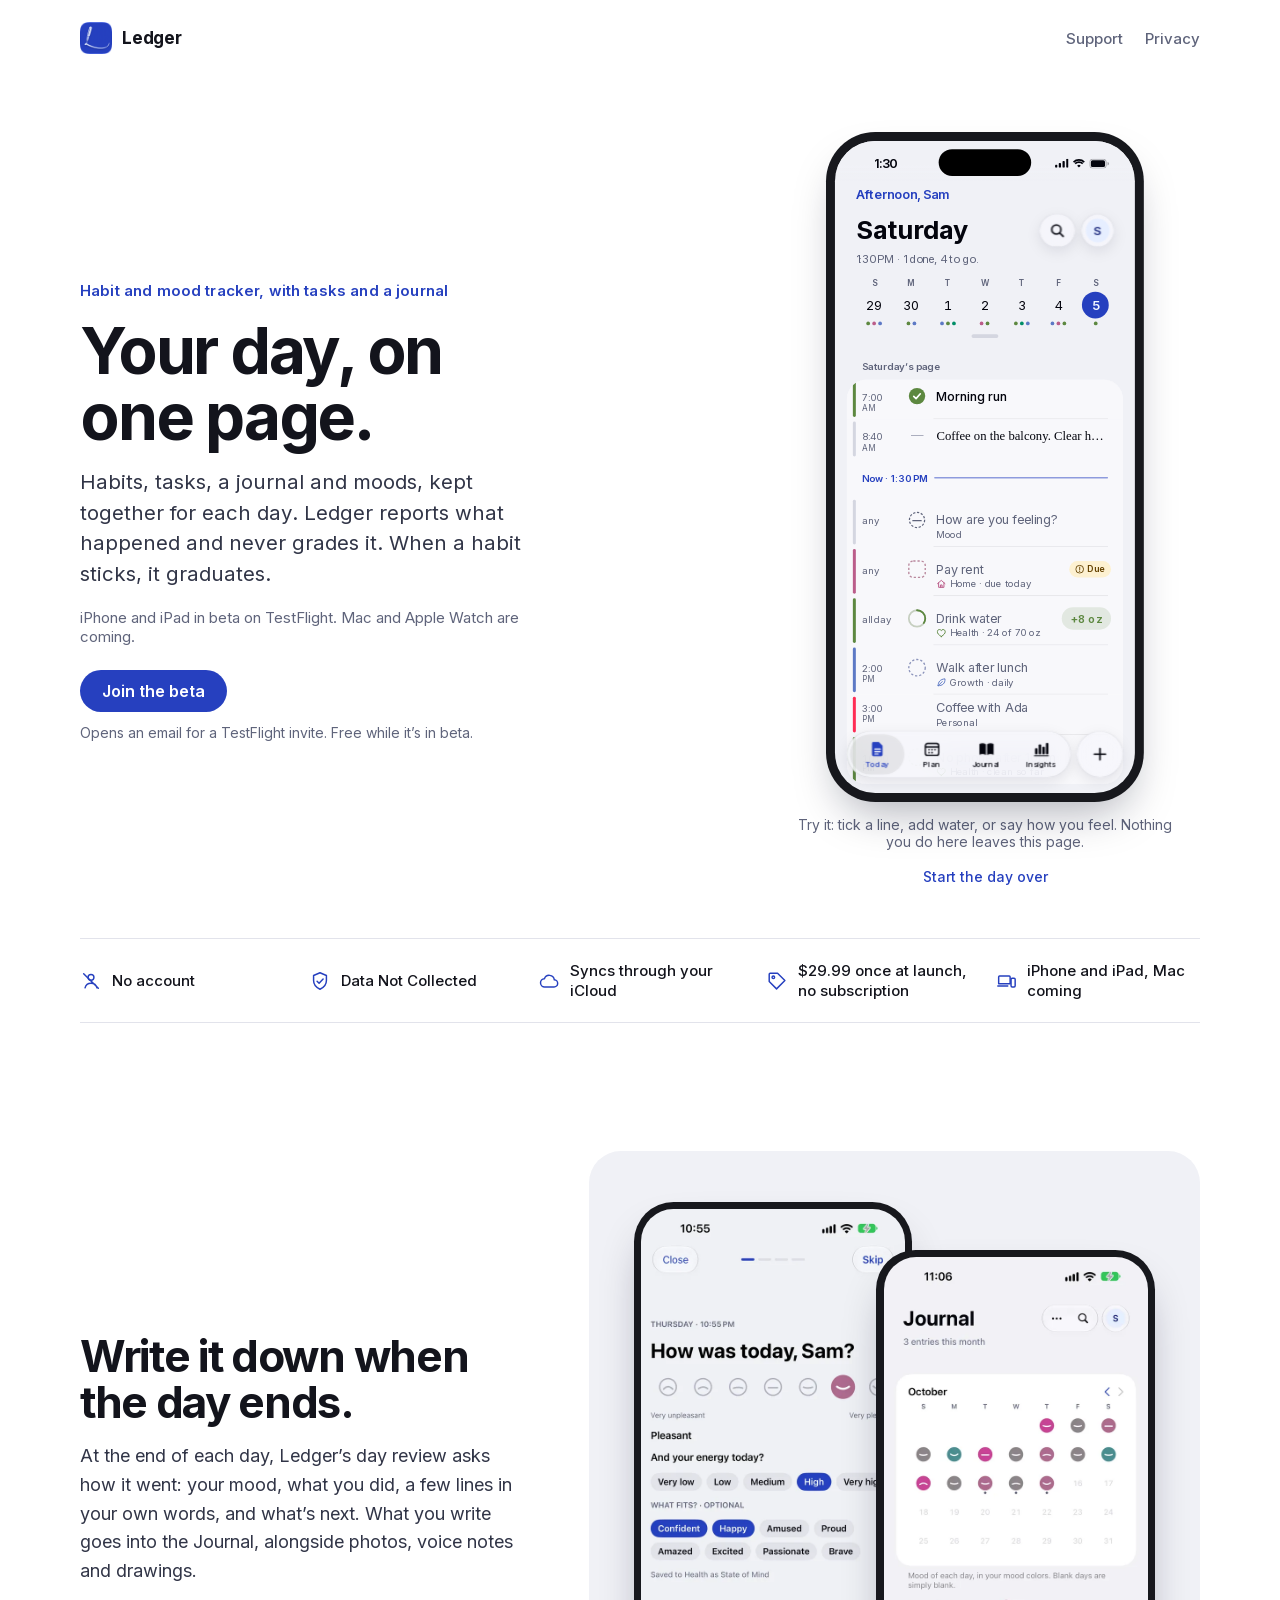
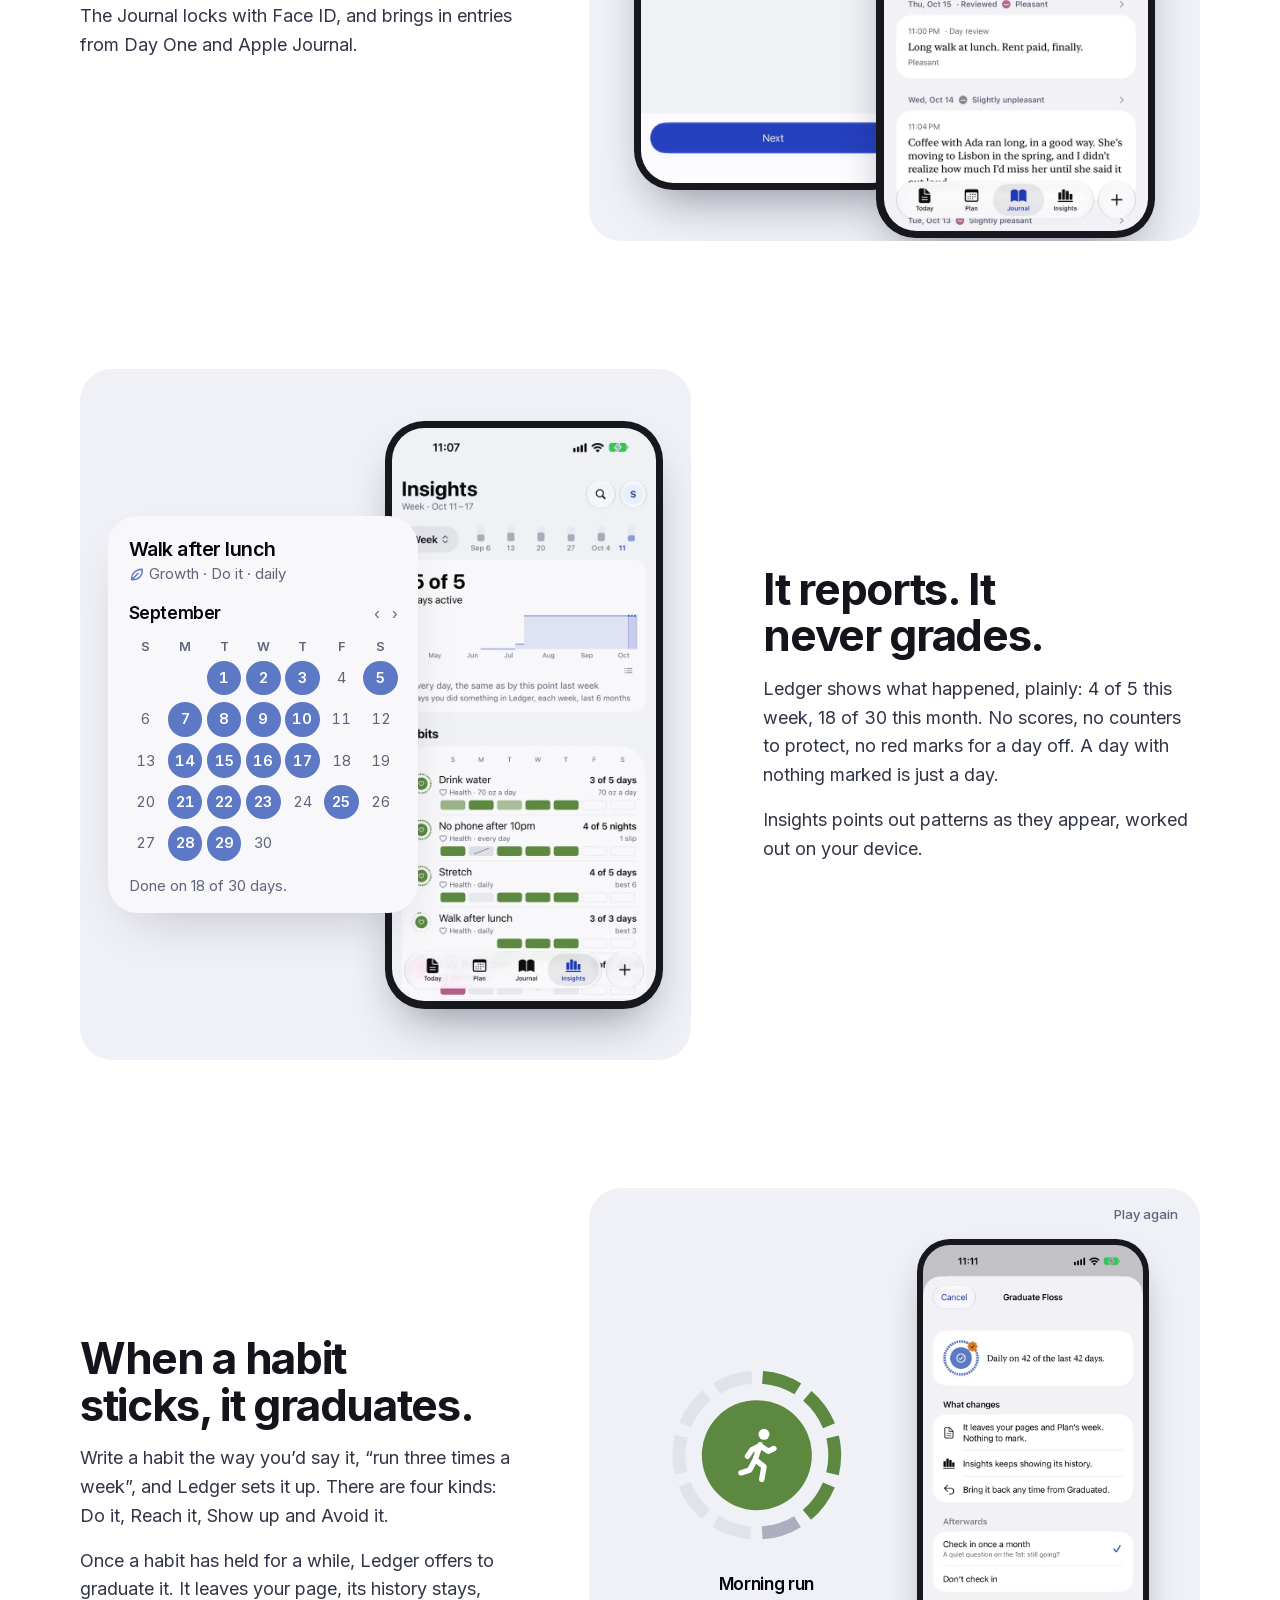
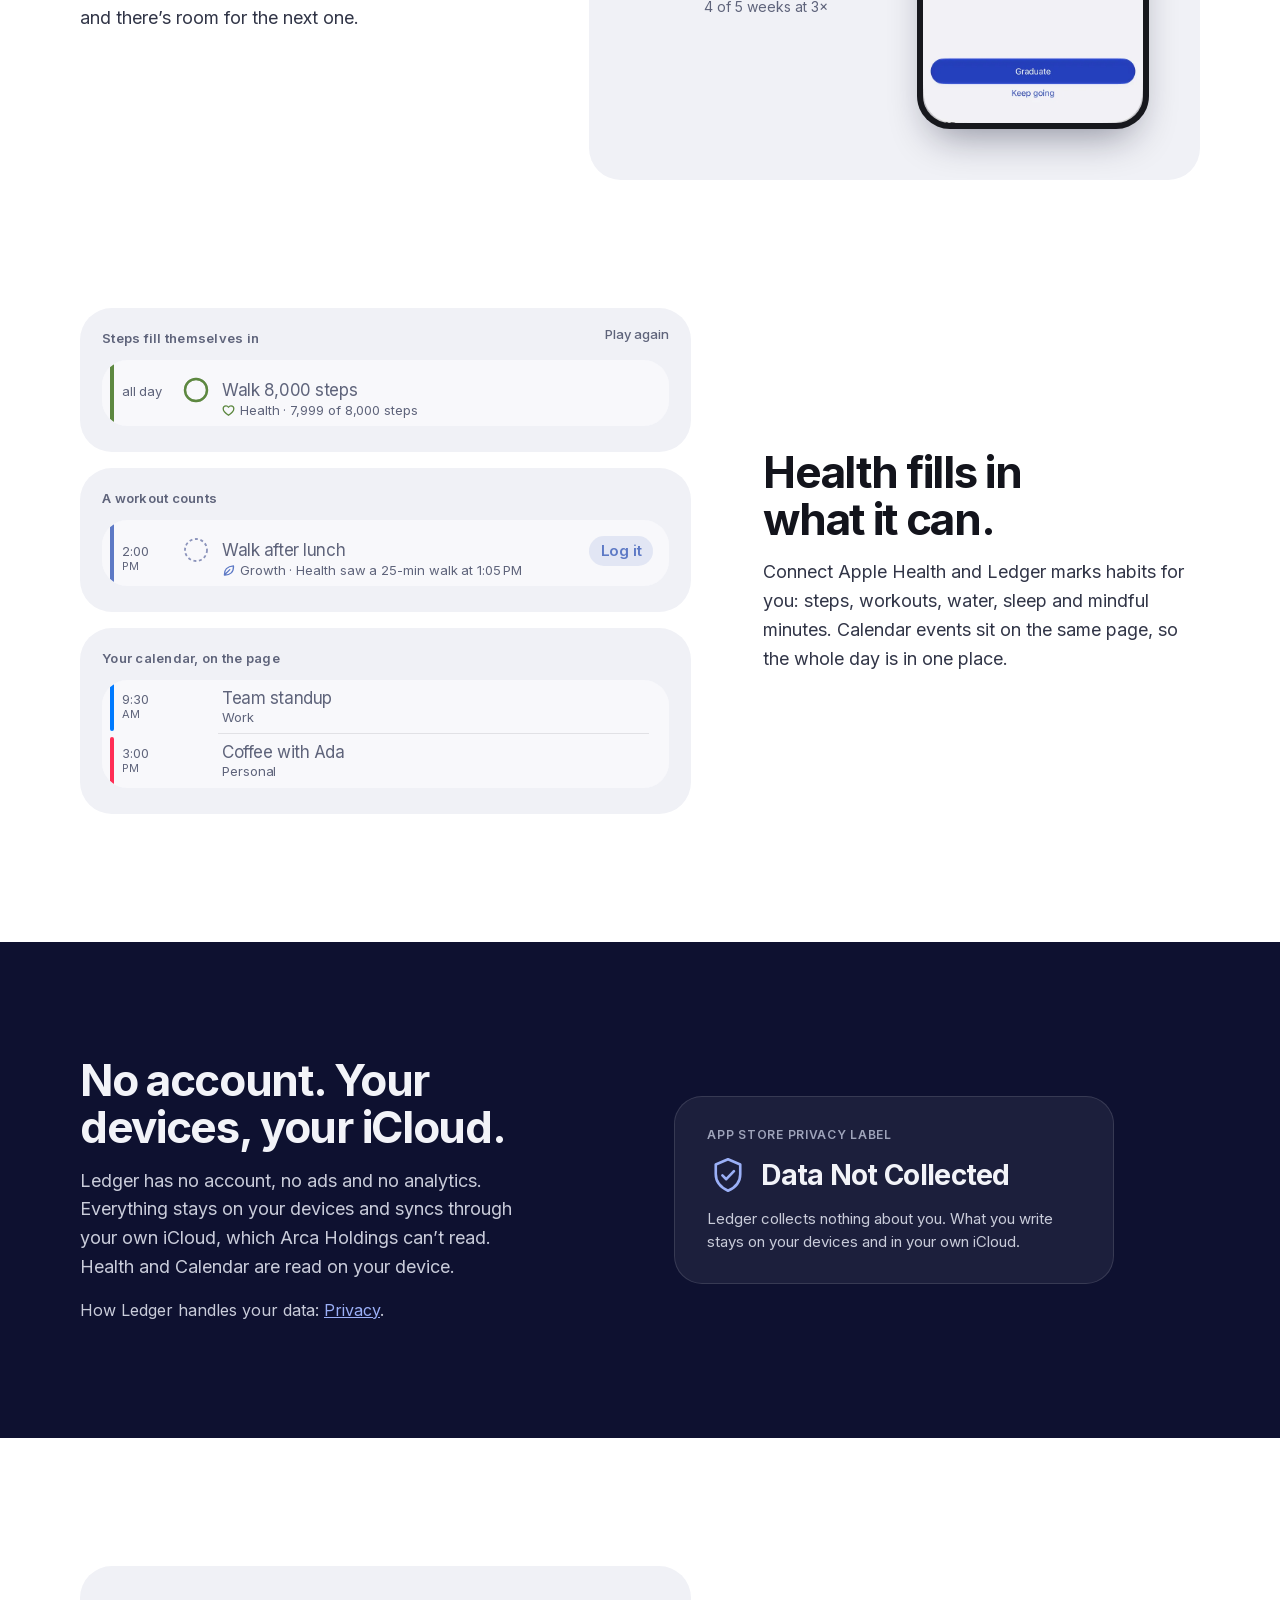
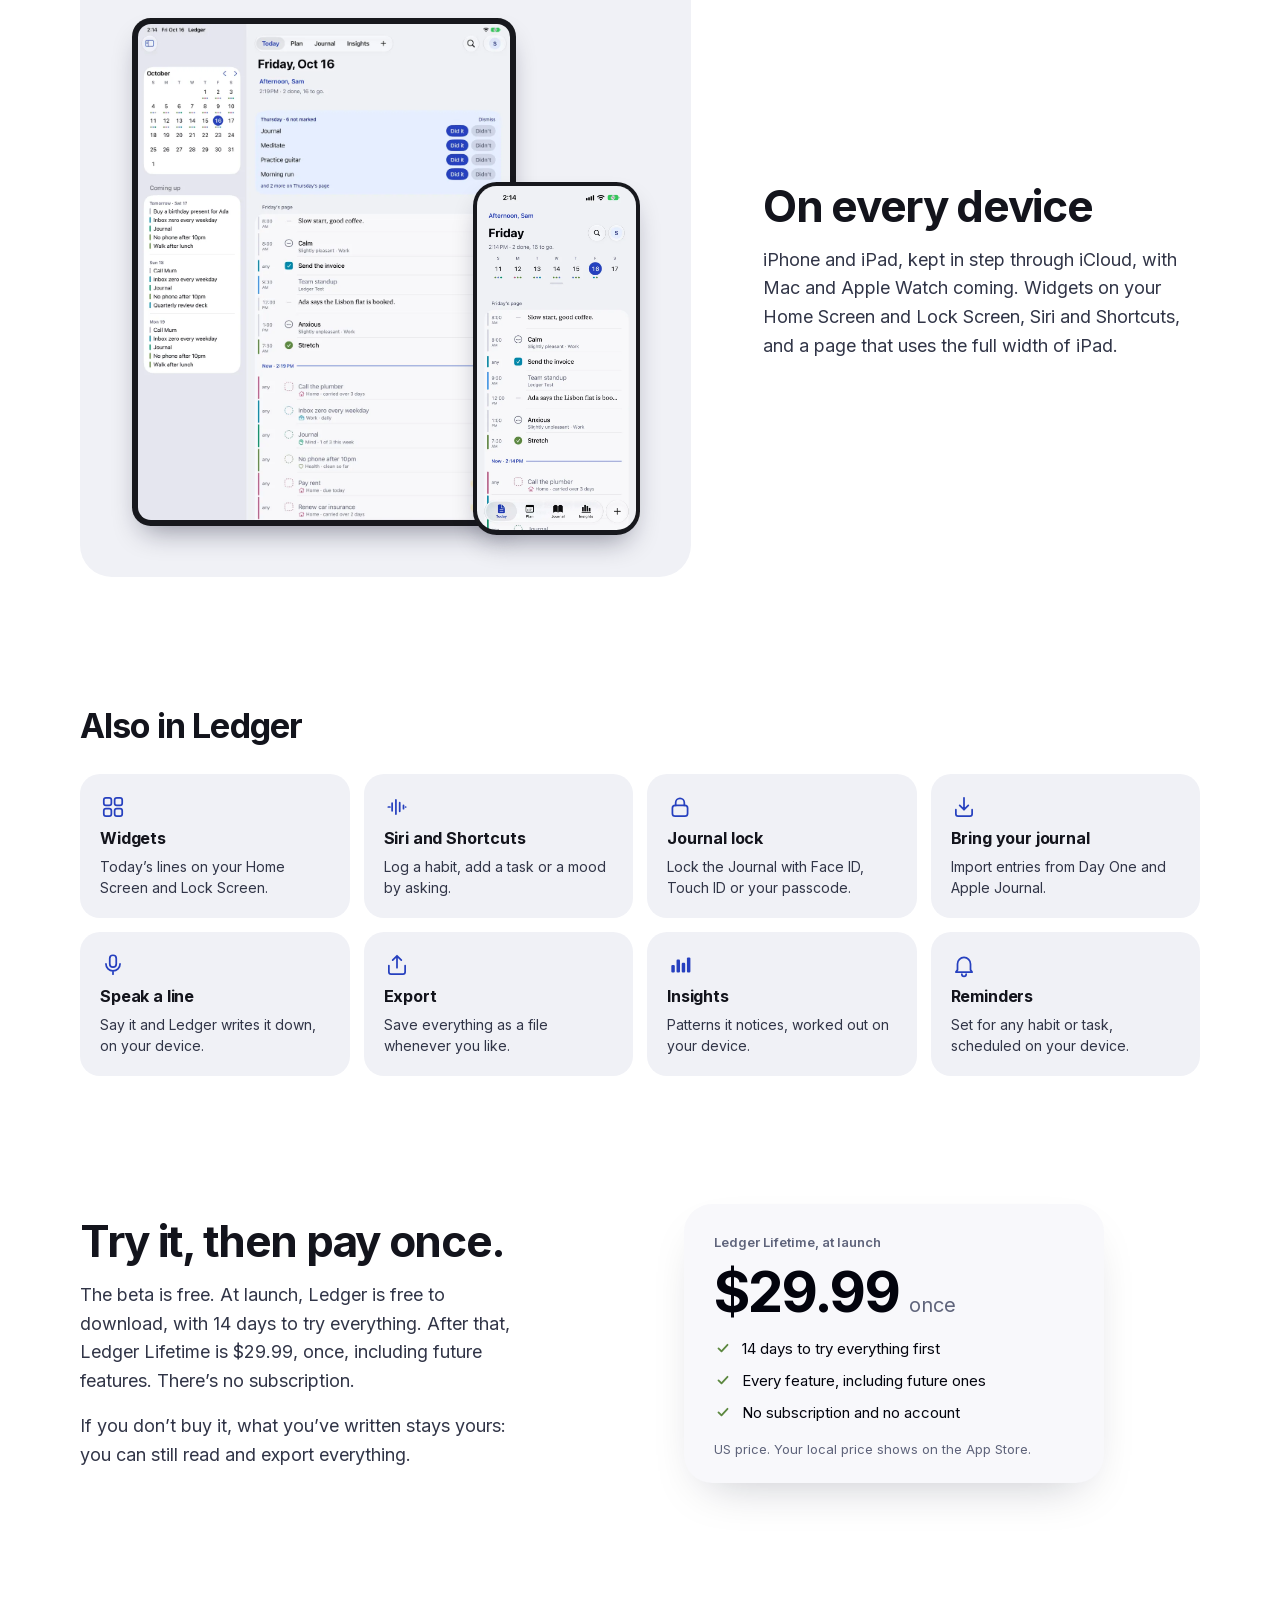
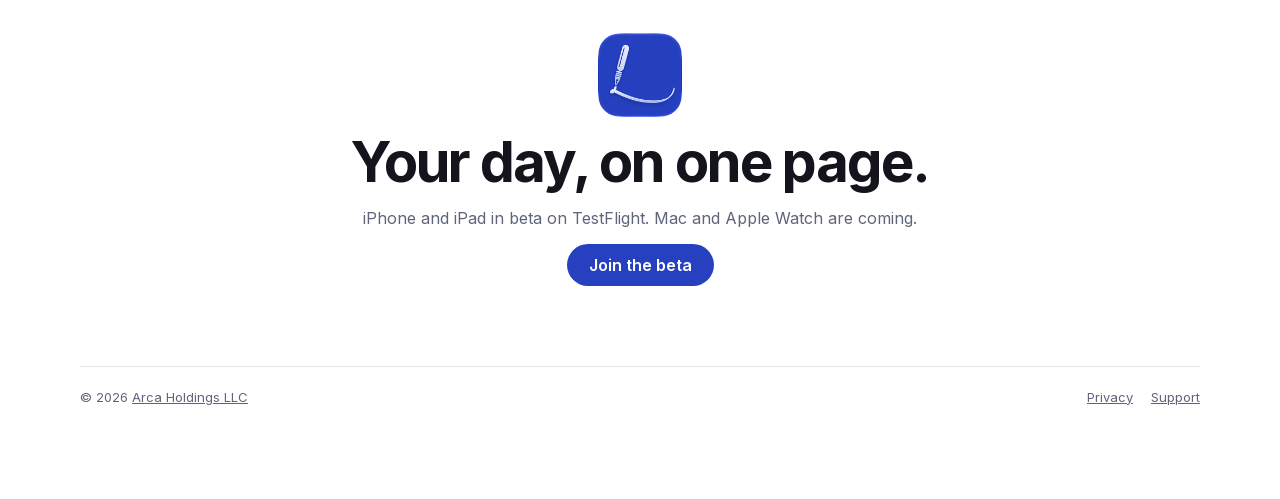
<file: index.html>
<!doctype html>
<html lang="en">
<head>
<meta charset="utf-8">
<meta name="viewport" content="width=device-width, initial-scale=1, viewport-fit=cover">
<title>Ledger: Habit and Mood Tracker · Your day, on one page</title>
<meta name="description" content="Ledger is a habit and mood tracker with tasks and a journal, all on one page for each day. No account, no ads. In beta on TestFlight for iPhone and iPad.">
<meta name="color-scheme" content="light dark">
<meta name="theme-color" content="#FFFFFF" media="(prefers-color-scheme: light)">
<meta name="theme-color" content="#0C0D15" media="(prefers-color-scheme: dark)">
<link rel="canonical" href="https://keepingledger.com/">
<link rel="icon" type="image/png" href="images/favicon.png">
<link rel="apple-touch-icon" href="images/apple-touch-icon.png">
<meta property="og:type" content="website">
<meta property="og:title" content="Ledger: Habit and Mood Tracker · Your day, on one page">
<meta property="og:description" content="A habit and mood tracker with tasks and a journal, kept together for each day. Ledger reports what happened and never grades it.">
<meta property="og:url" content="https://keepingledger.com/">
<meta property="og:site_name" content="Ledger">
<script type="application/ld+json">
{
  "@context": "https://schema.org",
  "@graph": [
    {
      "@type": "WebSite",
      "name": "Ledger",
      "alternateName": "Keeping Ledger",
      "url": "https://keepingledger.com/"
    },
    {
      "@type": "SoftwareApplication",
      "name": "Ledger",
      "alternateName": "Ledger: Habit & Mood Tracker",
      "operatingSystem": "iOS, iPadOS",
      "url": "https://keepingledger.com/",
      "image": "https://keepingledger.com/images/ledger-icon.png",
      "description": "A habit and mood tracker with tasks and a journal, kept together on one page for each day."
    }
  ]
}
</script>
<link rel="stylesheet" href="home.css">
<script src="home.js" defer></script>
</head>
<body>
<div class="site">
  <header class="top">
    <a class="brand" href="./"><img src="images/ledger-icon.png" alt="" width="32" height="32">Ledger</a>
    <nav aria-label="Pages"><a href="support">Support</a><a href="privacy">Privacy</a></nav>
  </header>

  <section class="hero">
    <div class="pitch">
      <p class="kicker">Habit and mood tracker, with tasks and a journal</p>
      <h1>Your day, on one page.</h1>
      <p class="lede">Habits, tasks, a journal and moods, kept together for each day. Ledger reports what happened and never grades it. When a habit sticks, it graduates.</p>
      <p class="devices">iPhone and iPad in beta on TestFlight. Mac and Apple Watch are coming.</p>
      <div class="cta"><a class="btn" href="mailto:support@keepingledger.com?subject=Join%20the%20Ledger%20beta&amp;body=I%E2%80%99d%20like%20to%20join%20the%20Ledger%20beta%20on%20TestFlight.%20Please%20send%20the%20invite%20to%20this%20address.">Join the beta</a><small>Opens an email for a TestFlight invite. Free while it’s in beta.</small></div>
    </div>

    <div class="stage">
      <div class="device-wrap" id="wrap">
        <div class="device" id="device">
          <div class="screen" id="screen">
            <div class="island"></div>
            <div class="sbar" aria-hidden="true">
              <span class="clock">1:30</span>
              <span class="icons">
                <svg width="18" height="12" viewBox="0 0 18 12" fill="currentColor"><rect x="0" y="8" width="3" height="4" rx="1"/><rect x="5" y="5.5" width="3" height="6.5" rx="1"/><rect x="10" y="3" width="3" height="9" rx="1"/><rect x="15" y="0" width="3" height="12" rx="1"/></svg>
                <svg width="16" height="12" viewBox="0 0 16 12" fill="currentColor"><path d="M8 11.6 5.6 9.1a3.4 3.4 0 0 1 4.8 0L8 11.6Zm-4.3-4.4L2.1 5.6a8.4 8.4 0 0 1 11.8 0l-1.6 1.6a6.1 6.1 0 0 0-8.6 0ZM0 3.5 0 3.5a11.4 11.4 0 0 1 16 0l-1.6 1.6a9.1 9.1 0 0 0-12.8 0Z"/></svg>
                <svg width="27" height="13" viewBox="0 0 27 13"><rect x="0.5" y="0.5" width="22" height="12" rx="3.6" fill="none" stroke="currentColor" stroke-opacity=".4"/><rect x="2" y="2" width="19" height="9" rx="2.2" fill="currentColor"/><path d="M24.5 4.3v4.4c.9-.3 1.5-1.2 1.5-2.2s-.6-1.9-1.5-2.2Z" fill="currentColor" fill-opacity=".45"/></svg>
              </span>
            </div>

            <div class="scroll" id="scroll">
              <div class="head">
                <div class="greet">Afternoon, Sam</div>
                <div class="titlerow">
                  <h2 id="dayname">Thursday</h2>
                  <div class="hctl" aria-hidden="true">
                    <span class="search glass"><svg width="20" height="20" viewBox="0 0 20 20" fill="none" stroke="currentColor" stroke-width="2.1" stroke-linecap="round"><circle cx="8.6" cy="8.6" r="6.1"/><path d="m13.2 13.2 4.6 4.6"/></svg></span>
                    <span class="avatar glass"><span>S</span></span>
                  </div>
                </div>
                <div class="status" id="status" aria-live="polite"></div>
                <div class="week" id="week" aria-hidden="true"></div>
                <div class="grab" aria-hidden="true"></div>
              </div>
              <div class="seclabel" id="seclabel">Thursday’s page</div>
              <div class="card no-anim" id="card" role="list" aria-label="Today’s page"></div>
            </div>

            <div class="tabbar" aria-hidden="true">
              <div class="tabs glass">
                <span class="tab on"><svg width="24" height="24" viewBox="0 0 24 24"><path d="M6.5 2.5h7.2l5 5v12a2 2 0 0 1-2 2h-10.2a2 2 0 0 1-2-2v-15a2 2 0 0 1 2-2Z" fill="currentColor"/><path d="M8.3 12.2h7.4M8.3 15.4h7.4M8.3 18.6h4.6" stroke="#fff" stroke-width="1.6" stroke-linecap="round"/></svg>Today</span>
                <span class="tab"><svg width="24" height="24" viewBox="0 0 24 24" fill="none" stroke="currentColor" stroke-width="1.8"><rect x="3" y="4.5" width="18" height="16" rx="3"/><path d="M3 9.2h18" /><g fill="currentColor" stroke="none"><circle cx="8" cy="13" r="1.1"/><circle cx="12" cy="13" r="1.1"/><circle cx="16" cy="13" r="1.1"/><circle cx="8" cy="16.8" r="1.1"/><circle cx="12" cy="16.8" r="1.1"/></g></svg>Plan</span>
                <span class="tab"><svg width="24" height="24" viewBox="0 0 24 24" fill="currentColor"><path d="M2.5 5.2c2.9-1.3 6.1-1.2 8.7.4v14.3c-2.6-1.5-5.8-1.6-8.7-.4V5.2Zm19 0c-2.9-1.3-6.1-1.2-8.7.4v14.3c2.6-1.5 5.8-1.6 8.7-.4V5.2Z"/></svg>Journal</span>
                <span class="tab"><svg width="24" height="24" viewBox="0 0 24 24" fill="currentColor"><rect x="4" y="11" width="3.4" height="8" rx="1"/><rect x="8.9" y="6" width="3.4" height="13" rx="1"/><rect x="13.8" y="9" width="3.4" height="10" rx="1"/><rect x="18.6" y="4" width="3.4" height="15" rx="1"/><rect x="2.5" y="20.2" width="20" height="1.6" rx=".8"/></svg>Insights</span>
              </div>
              <span class="plus glass"><svg width="24" height="24" viewBox="0 0 24 24" stroke="currentColor" stroke-width="2.2" stroke-linecap="round"><path d="M12 4.5v15M4.5 12h15"/></svg></span>
            </div>
          </div>
        </div>
      </div>
      <p class="try">Try it: tick a line, add water, or say how you feel. Nothing you do here leaves this page.</p>
      <button class="again" type="button" id="again">Start the day over</button>
    </div>
  </section>

  <ul class="facts" aria-label="Ledger at a glance">
    <li><svg viewBox="0 0 24 24" fill="none" stroke="currentColor" stroke-width="1.6" stroke-linecap="round" aria-hidden="true"><circle cx="12" cy="8" r="3.2"/><path d="M5.5 19.5c.8-3.3 3.4-5 6.5-5s5.7 1.7 6.5 5M4 4l16 16"/></svg>No account</li>
    <li><svg viewBox="0 0 24 24" fill="none" stroke="currentColor" stroke-width="1.6" stroke-linecap="round" stroke-linejoin="round" aria-hidden="true"><path d="M12 3l7 3v5.5c0 4.3-3 7.7-7 9.5-4-1.8-7-5.2-7-9.5V6l7-3Z"/><path d="m8.8 12.2 2.2 2.2 4.4-4.6"/></svg>Data Not Collected</li>
    <li><svg viewBox="0 0 24 24" fill="none" stroke="currentColor" stroke-width="1.6" stroke-linejoin="round" aria-hidden="true"><path d="M7.5 18.5h9.8a3.9 3.9 0 0 0 .5-7.8 5.6 5.6 0 0 0-10.8-1.2A4.5 4.5 0 0 0 7.5 18.5Z"/></svg>Syncs through your iCloud</li>
    <li><svg viewBox="0 0 24 24" fill="none" stroke="currentColor" stroke-width="1.6" stroke-linejoin="round" aria-hidden="true"><path d="M3.5 12.6V4.5a1 1 0 0 1 1-1h8.1l8 8-9.1 9.1-8-8Z"/><circle cx="8" cy="8" r="1.4"/></svg>$29.99 once at launch, no subscription</li>
    <li><svg viewBox="0 0 24 24" fill="none" stroke="currentColor" stroke-width="1.6" stroke-linejoin="round" aria-hidden="true"><path d="M5 6.5h10.5a1 1 0 0 1 1 1V15H4V7.5a1 1 0 0 1 1-1ZM2.5 17.5h12"/><rect x="17.5" y="9" width="4.5" height="9.5" rx="1.2"/></svg>iPhone and iPad, Mac coming</li>
  </ul>

  <section class="sec" aria-labelledby="h-review">
    <div class="copy">
      <h2 id="h-review">Write it down when the day ends.</h2>
      <p>At the end of each day, Ledger’s day review asks how it went: your mood, what you did, a few lines in your own words, and what’s next. What you write goes into the Journal, alongside photos, voice notes and drawings.</p>
      <p>The Journal locks with Face ID, and brings in entries from Day One and Apple Journal.</p>
    </div>
    <div class="tile">
      <div class="pair">
        <div class="mini shot"><img class="lt" loading="lazy" src="images/shots/review-light.webp" alt="Ledger’s day review"><img class="dk" loading="lazy" src="images/shots/review-dark.webp" alt="Ledger’s day review"><div class="ph">Day review<br>(screenshot coming)</div></div>
        <div class="mini shot"><img class="lt" loading="lazy" src="images/shots/journal-light.webp" alt="The Journal"><img class="dk" loading="lazy" src="images/shots/journal-dark.webp" alt="The Journal"><div class="ph">Journal<br>(screenshot coming)</div></div>
      </div>
    </div>
  </section>

  <section class="sec flip" aria-labelledby="h-grade">
    <div class="copy">
      <h2 id="h-grade">It reports. It never grades.</h2>
      <p>Ledger shows what happened, plainly: 4 of 5 this week, 18 of 30 this month. No scores, no counters to protect, no red marks for a day off. A day with nothing marked is just a day.</p>
      <p>Insights points out patterns as they appear, worked out on your device.</p>
    </div>
    <div class="tile">
      <div class="pair">
        <div class="crop float" style="max-width:300px">
          <div class="month" id="month" aria-label="Walk after lunch in September: done on 18 of 30 days"></div>
        </div>
        <div class="mini shot" style="margin-left:-56px"><img class="lt" loading="lazy" src="images/shots/insights-light.webp" alt="Insights"><img class="dk" loading="lazy" src="images/shots/insights-dark.webp" alt="Insights"><div class="ph">Insights<br>(screenshot coming)</div></div>
      </div>
    </div>
  </section>

  <section class="sec" aria-labelledby="h-grad">
    <div class="copy">
      <h2 id="h-grad">When a habit sticks, it graduates.</h2>
      <p>Write a habit the way you’d say it, “run three times a week”, and Ledger sets it up. There are four kinds: Do it, Reach it, Show up and Avoid it.</p>
      <p>Once a habit has held for a while, Ledger offers to graduate it. It leaves your page, its history stays, and there’s room for the next one.</p>
    </div>
    <div class="tile" id="grad-tile">
      <div class="grad-row">
      <div class="badge-stage">
        <svg class="badge" id="badge" viewBox="-10 -30 240 240" role="img" aria-label="Morning run’s badge: 9 of 10 weeks held, sealed, ready to graduate"></svg>
        <div class="badge-line"><b>Morning run</b><span id="badge-sub">Health · Show up · 3× a week</span></div>
      </div>
      <div class="mini shot"><img class="lt" loading="lazy" src="images/shots/graduate-light.webp" alt="The Graduate sheet: what changes when a habit graduates"><img class="dk" loading="lazy" src="images/shots/graduate-dark.webp" alt="The Graduate sheet: what changes when a habit graduates"><div class="ph">Graduate sheet<br>(screenshot coming)</div></div>
      </div>
      <button class="replay" type="button" id="badge-replay">Play again</button>
    </div>
  </section>

  <section class="sec flip" aria-labelledby="h-health">
    <div class="copy">
      <h2 id="h-health">Health fills in what it can.</h2>
      <p>Connect Apple Health and Ledger marks habits for you: steps, workouts, water, sleep and mindful minutes. Calendar events sit on the same page, so the whole day is in one place.</p>
    </div>
    <div class="bento">
      <div class="tile wide" id="steps-tile">
        <p class="cap">Steps fill themselves in</p>
        <div class="crop"><div class="card" id="steps-card"></div></div>
        <button class="replay" type="button" id="steps-replay">Play again</button>
      </div>
      <div class="tile">
        <p class="cap">A workout counts</p>
        <div class="crop"><div class="card" id="walk-card"></div></div>
      </div>
      <div class="tile">
        <p class="cap">Your calendar, on the page</p>
        <div class="crop"><div class="card" id="cal-card"></div></div>
      </div>
    </div>
  </section>

  <div class="band">
    <section class="sec" aria-labelledby="h-priv">
      <div class="copy">
        <h2 id="h-priv">No account. Your devices, your iCloud.</h2>
        <p>Ledger has no account, no ads and no analytics. Everything stays on your devices and syncs through your own iCloud, which Arca Holdings can’t read. Health and Calendar are read on your device.</p>
        <p class="more">How Ledger handles your data: <a href="privacy">Privacy</a>.</p>
      </div>
      <div class="priv-visual">
        <div class="label-card">
          <span class="k">App Store privacy label</span>
          <div class="row"><svg viewBox="0 0 24 24" fill="none" stroke="currentColor" stroke-width="1.5" stroke-linecap="round" stroke-linejoin="round" aria-hidden="true"><path d="M12 3l7 3v5.5c0 4.3-3 7.7-7 9.5-4-1.8-7-5.2-7-9.5V6l7-3Z"/><path d="m8.8 12.2 2.2 2.2 4.4-4.6"/></svg><b>Data Not Collected</b></div>
          <p>Ledger collects nothing about you. What you write stays on your devices and in your own iCloud.</p>
        </div>
      </div>
    </section>
  </div>

  <section class="sec flip" aria-labelledby="h-dev">
    <div class="copy">
      <h2 id="h-dev">On every device</h2>
      <p>iPhone and iPad, kept in step through iCloud, with Mac and Apple Watch coming. Widgets on your Home Screen and Lock Screen, Siri and Shortcuts, and a page that uses the full width of iPad.</p>
    </div>
    <div class="tile">
      <div class="devices-visual">
        <div class="pad shot"><img class="lt" loading="lazy" src="images/shots/ipad-today-light.webp" alt="Today on iPad, with the month beside the page"><img class="dk" loading="lazy" src="images/shots/ipad-today-dark.webp" alt="Today on iPad, with the month beside the page"><div class="ph">Today on iPad<br>(screenshot coming)</div></div>
        <div class="mini shot"><img class="lt" loading="lazy" src="images/shots/today-top-light.webp" alt="Today on iPhone"><img class="dk" loading="lazy" src="images/shots/today-top-dark.webp" alt="Today on iPhone"><div class="ph">Today on iPhone<br>(screenshot coming)</div></div>
      </div>
    </div>
  </section>

  <section class="also" aria-labelledby="h-also">
    <h2 id="h-also">Also in Ledger</h2>
    <ul class="cards">
      <li><svg viewBox="0 0 24 24" fill="none" stroke="currentColor" stroke-width="1.6" aria-hidden="true"><rect x="3.5" y="3.5" width="7" height="7" rx="2"/><rect x="13.5" y="3.5" width="7" height="7" rx="2"/><rect x="3.5" y="13.5" width="7" height="7" rx="2"/><rect x="13.5" y="13.5" width="7" height="7" rx="2"/></svg><b>Widgets</b><span>Today’s lines on your Home Screen and Lock Screen.</span></li>
      <li><svg viewBox="0 0 24 24" fill="none" stroke="currentColor" stroke-width="1.6" stroke-linecap="round" aria-hidden="true"><path d="M4 12h1.5M7.5 8.5v7M11 5.5v13M14.5 8v8M18 10.5v3M20 12h0"/></svg><b>Siri and Shortcuts</b><span>Log a habit, add a task or a mood by asking.</span></li>
      <li><svg viewBox="0 0 24 24" fill="none" stroke="currentColor" stroke-width="1.6" stroke-linecap="round" stroke-linejoin="round" aria-hidden="true"><rect x="5" y="10.5" width="14" height="10" rx="2.5"/><path d="M8 10.5V8a4 4 0 0 1 8 0v2.5"/></svg><b>Journal lock</b><span>Lock the Journal with Face ID, Touch ID or your passcode.</span></li>
      <li><svg viewBox="0 0 24 24" fill="none" stroke="currentColor" stroke-width="1.6" stroke-linecap="round" stroke-linejoin="round" aria-hidden="true"><path d="M12 3.5v11M8 10.5l4 4 4-4M4.5 14.5v4a2 2 0 0 0 2 2h11a2 2 0 0 0 2-2v-4"/></svg><b>Bring your journal</b><span>Import entries from Day One and Apple Journal.</span></li>
      <li><svg viewBox="0 0 24 24" fill="none" stroke="currentColor" stroke-width="1.6" stroke-linecap="round" aria-hidden="true"><rect x="9" y="3" width="6" height="11" rx="3"/><path d="M5.5 11a6.5 6.5 0 0 0 13 0M12 17.5v3"/></svg><b>Speak a line</b><span>Say it and Ledger writes it down, on your device.</span></li>
      <li><svg viewBox="0 0 24 24" fill="none" stroke="currentColor" stroke-width="1.6" stroke-linecap="round" stroke-linejoin="round" aria-hidden="true"><path d="M12 14.5v-11M8 7.5l4-4 4 4M4.5 12.5v6a2 2 0 0 0 2 2h11a2 2 0 0 0 2-2v-6"/></svg><b>Export</b><span>Save everything as a file whenever you like.</span></li>
      <li><svg viewBox="0 0 24 24" fill="currentColor" aria-hidden="true"><rect x="4" y="12" width="3.2" height="7" rx="1"/><rect x="8.8" y="7" width="3.2" height="12" rx="1"/><rect x="13.6" y="10" width="3.2" height="9" rx="1"/><rect x="18.4" y="5" width="3.2" height="14" rx="1"/></svg><b>Insights</b><span>Patterns it notices, worked out on your device.</span></li>
      <li><svg viewBox="0 0 24 24" fill="none" stroke="currentColor" stroke-width="1.6" stroke-linecap="round" stroke-linejoin="round" aria-hidden="true"><path d="M6 16.5V11a6 6 0 0 1 12 0v5.5l1.5 2h-15l1.5-2ZM10 20.5a2 2 0 0 0 4 0"/></svg><b>Reminders</b><span>Set for any habit or task, scheduled on your device.</span></li>
    </ul>
  </section>

  <section class="sec" aria-labelledby="h-price">
    <div class="copy">
      <h2 id="h-price">Try it, then pay once.</h2>
      <p>The beta is free. At launch, Ledger is free to download, with 14 days to try everything. After that, Ledger Lifetime is $29.99, once, including future features. There’s no subscription.</p>
      <p>If you don’t buy it, what you’ve written stays yours: you can still read and export everything.</p>
    </div>
    <div class="price" aria-label="Ledger Lifetime, $29.99 once">
      <span class="k">Ledger Lifetime, at launch</span>
      <div class="amt"><b>$29.99</b><span>once</span></div>
      <ul>
        <li><svg viewBox="0 0 18 18" fill="none" stroke="currentColor" stroke-width="1.8" stroke-linecap="round" stroke-linejoin="round" aria-hidden="true"><path d="m4.5 9.4 3 3 6-6.6"/></svg>14 days to try everything first</li>
        <li><svg viewBox="0 0 18 18" fill="none" stroke="currentColor" stroke-width="1.8" stroke-linecap="round" stroke-linejoin="round" aria-hidden="true"><path d="m4.5 9.4 3 3 6-6.6"/></svg>Every feature, including future ones</li>
        <li><svg viewBox="0 0 18 18" fill="none" stroke="currentColor" stroke-width="1.8" stroke-linecap="round" stroke-linejoin="round" aria-hidden="true"><path d="m4.5 9.4 3 3 6-6.6"/></svg>No subscription and no account</li>
      </ul>
      <p class="fine">US price. Your local price shows on the App Store.</p>
    </div>
  </section>

  <section class="closing" aria-labelledby="h-close">
    <img src="images/ledger-icon.png" alt="" width="84" height="84">
    <h2 id="h-close">Your day, on one page.</h2>
    <p>iPhone and iPad in beta on TestFlight. Mac and Apple Watch are coming.</p>
    <a class="btn" href="mailto:support@keepingledger.com?subject=Join%20the%20Ledger%20beta&amp;body=I%E2%80%99d%20like%20to%20join%20the%20Ledger%20beta%20on%20TestFlight.%20Please%20send%20the%20invite%20to%20this%20address.">Join the beta</a>
  </section>

  <footer class="foot">
    <span>© 2026 <a href="https://arcaholdingsllc.com">Arca Holdings LLC</a></span>
    <nav aria-label="Footer"><a href="privacy">Privacy</a><a href="support">Support</a></nav>
  </footer>

</div>
<!-- Cloudflare Web Analytics --><script type='module' src='https://static.cloudflareinsights.com/beacon.min.js' data-cf-beacon='{"token": "cde5d683bbf949d0942155b4f32506aa"}'></script><!-- End Cloudflare Web Analytics -->
</body>
</html>
</file>
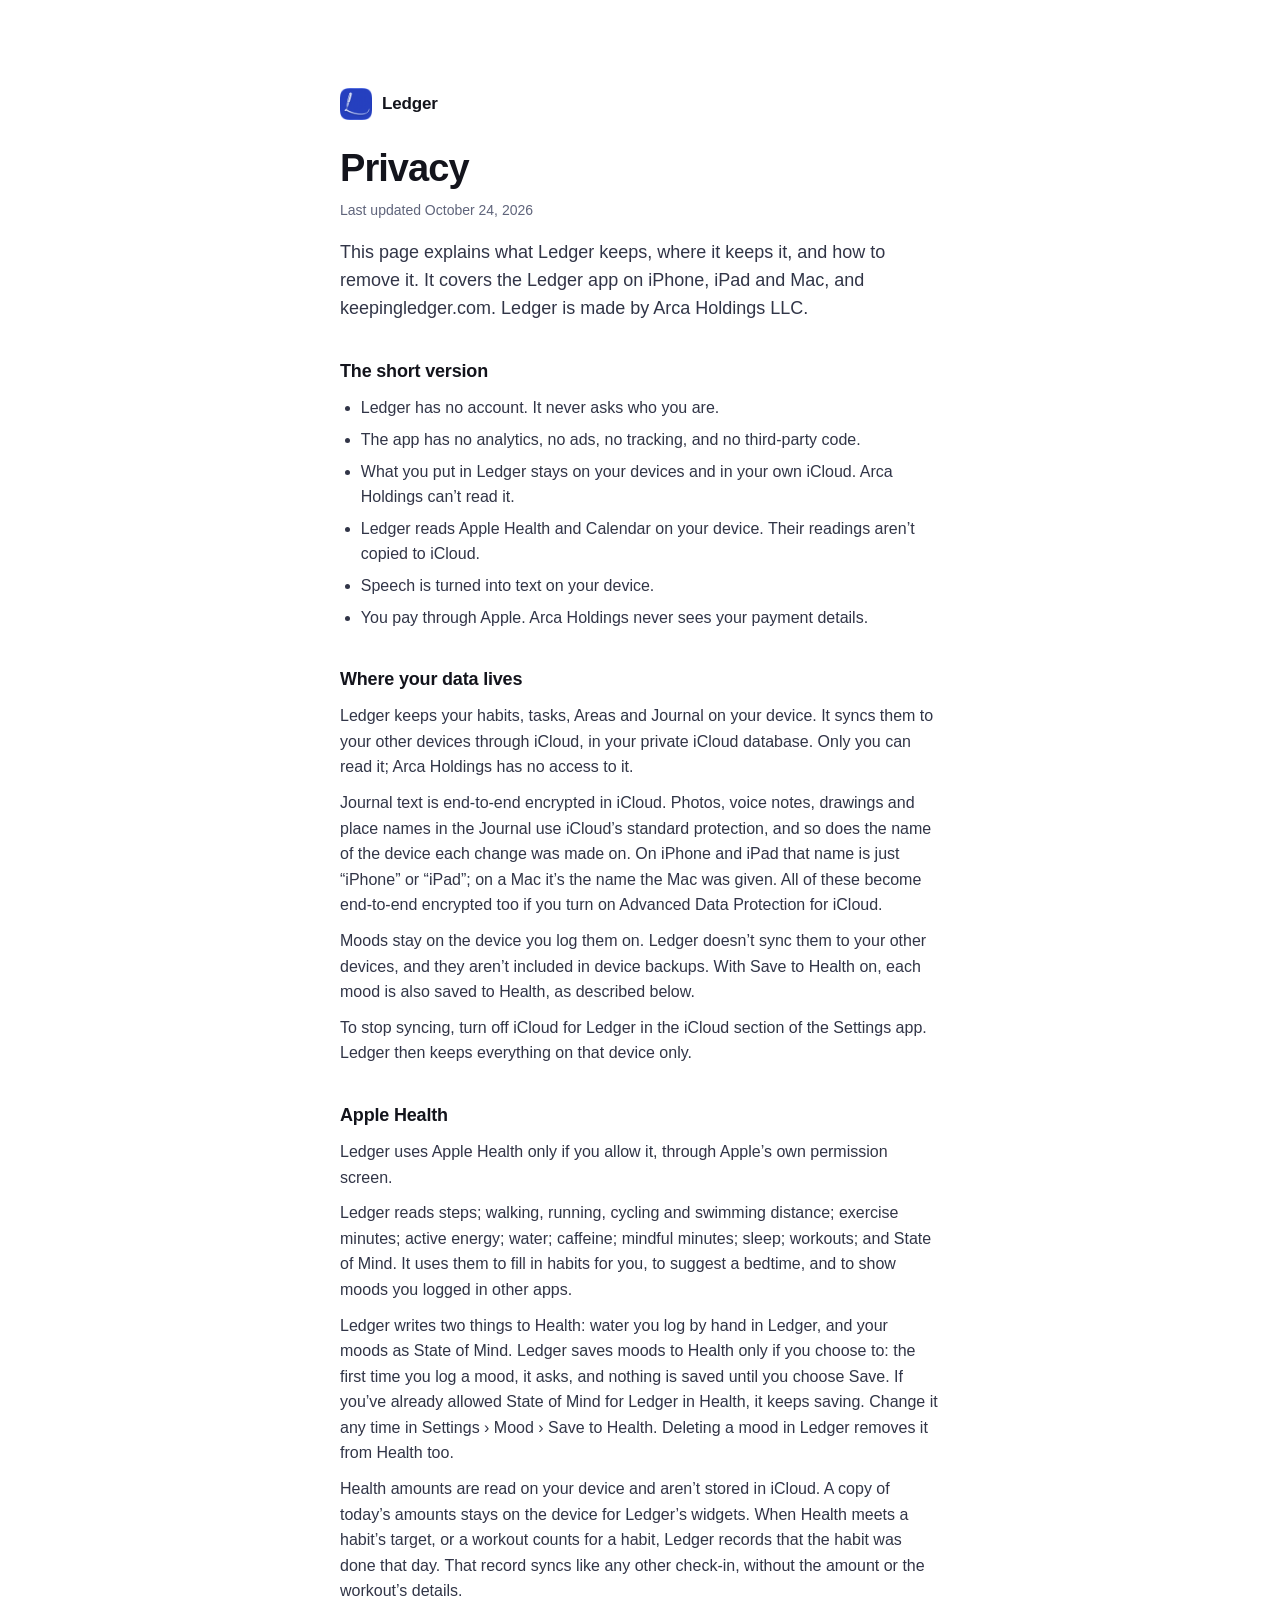
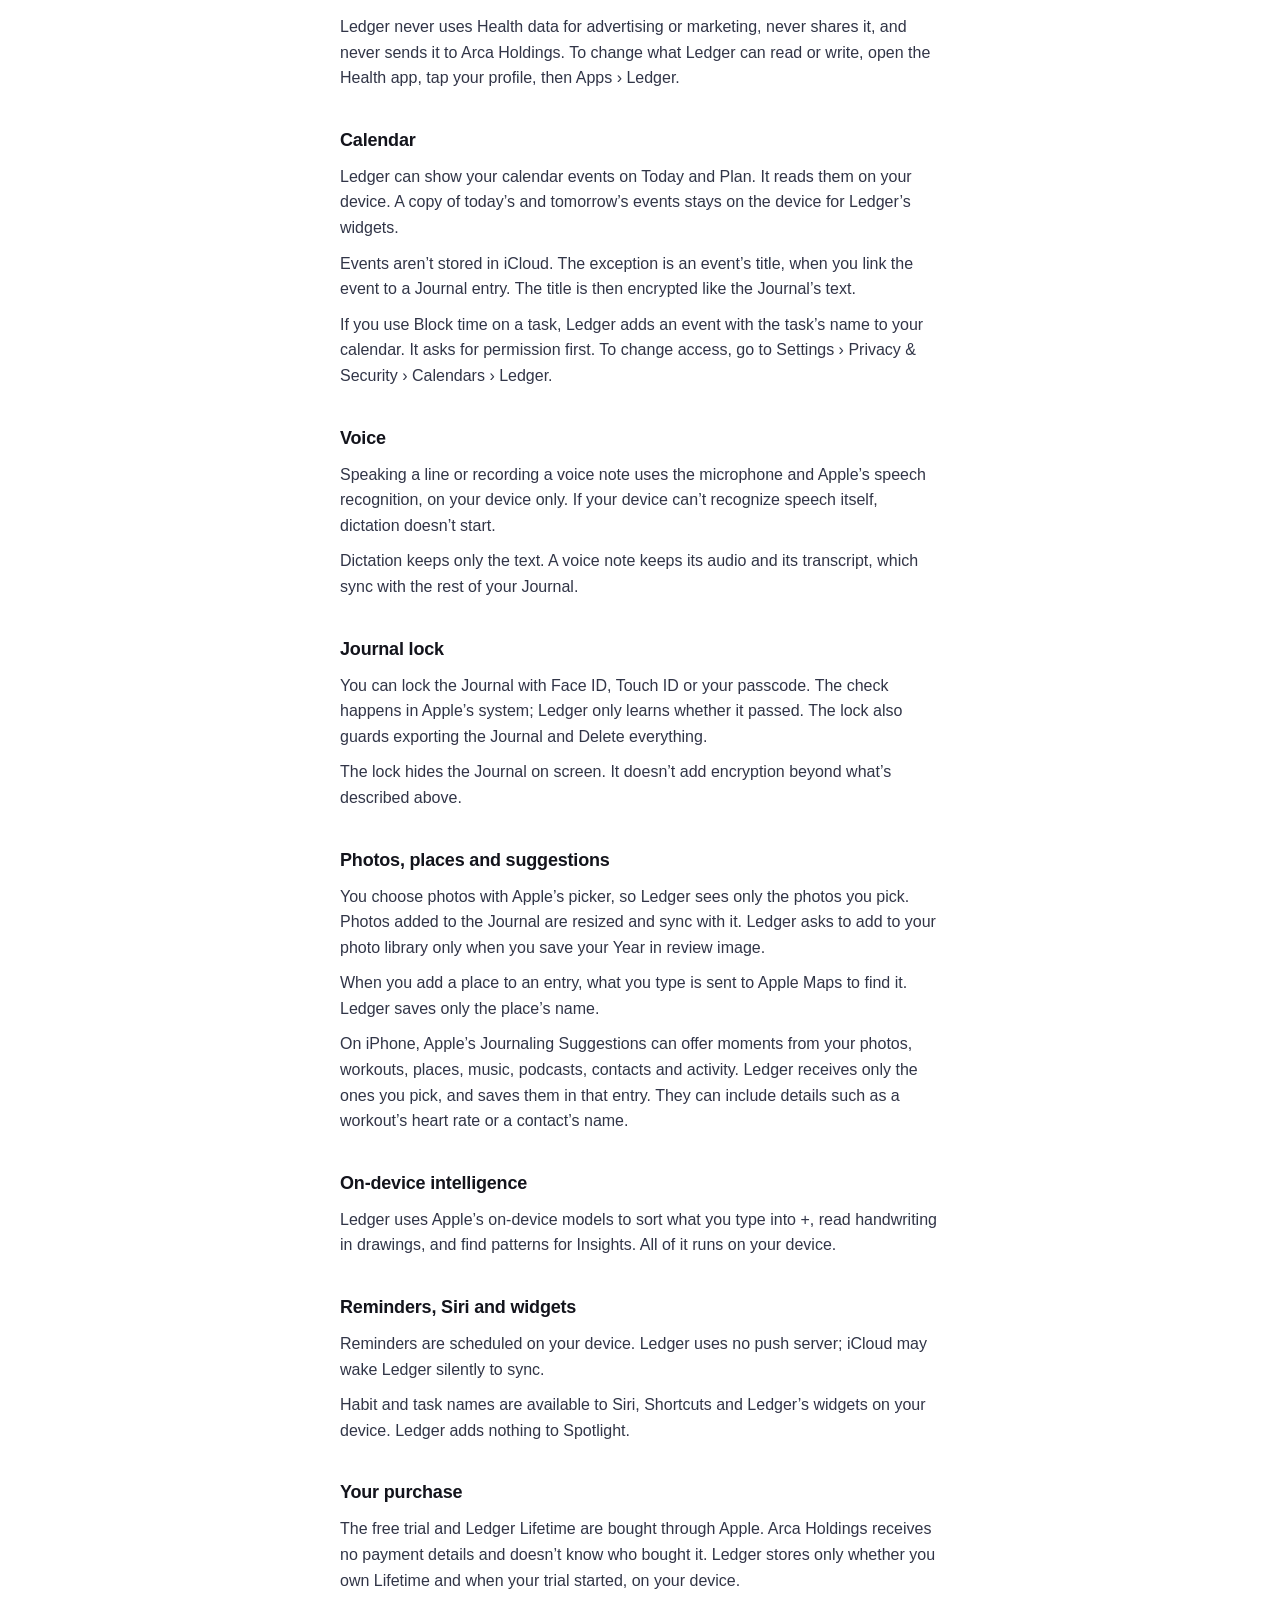
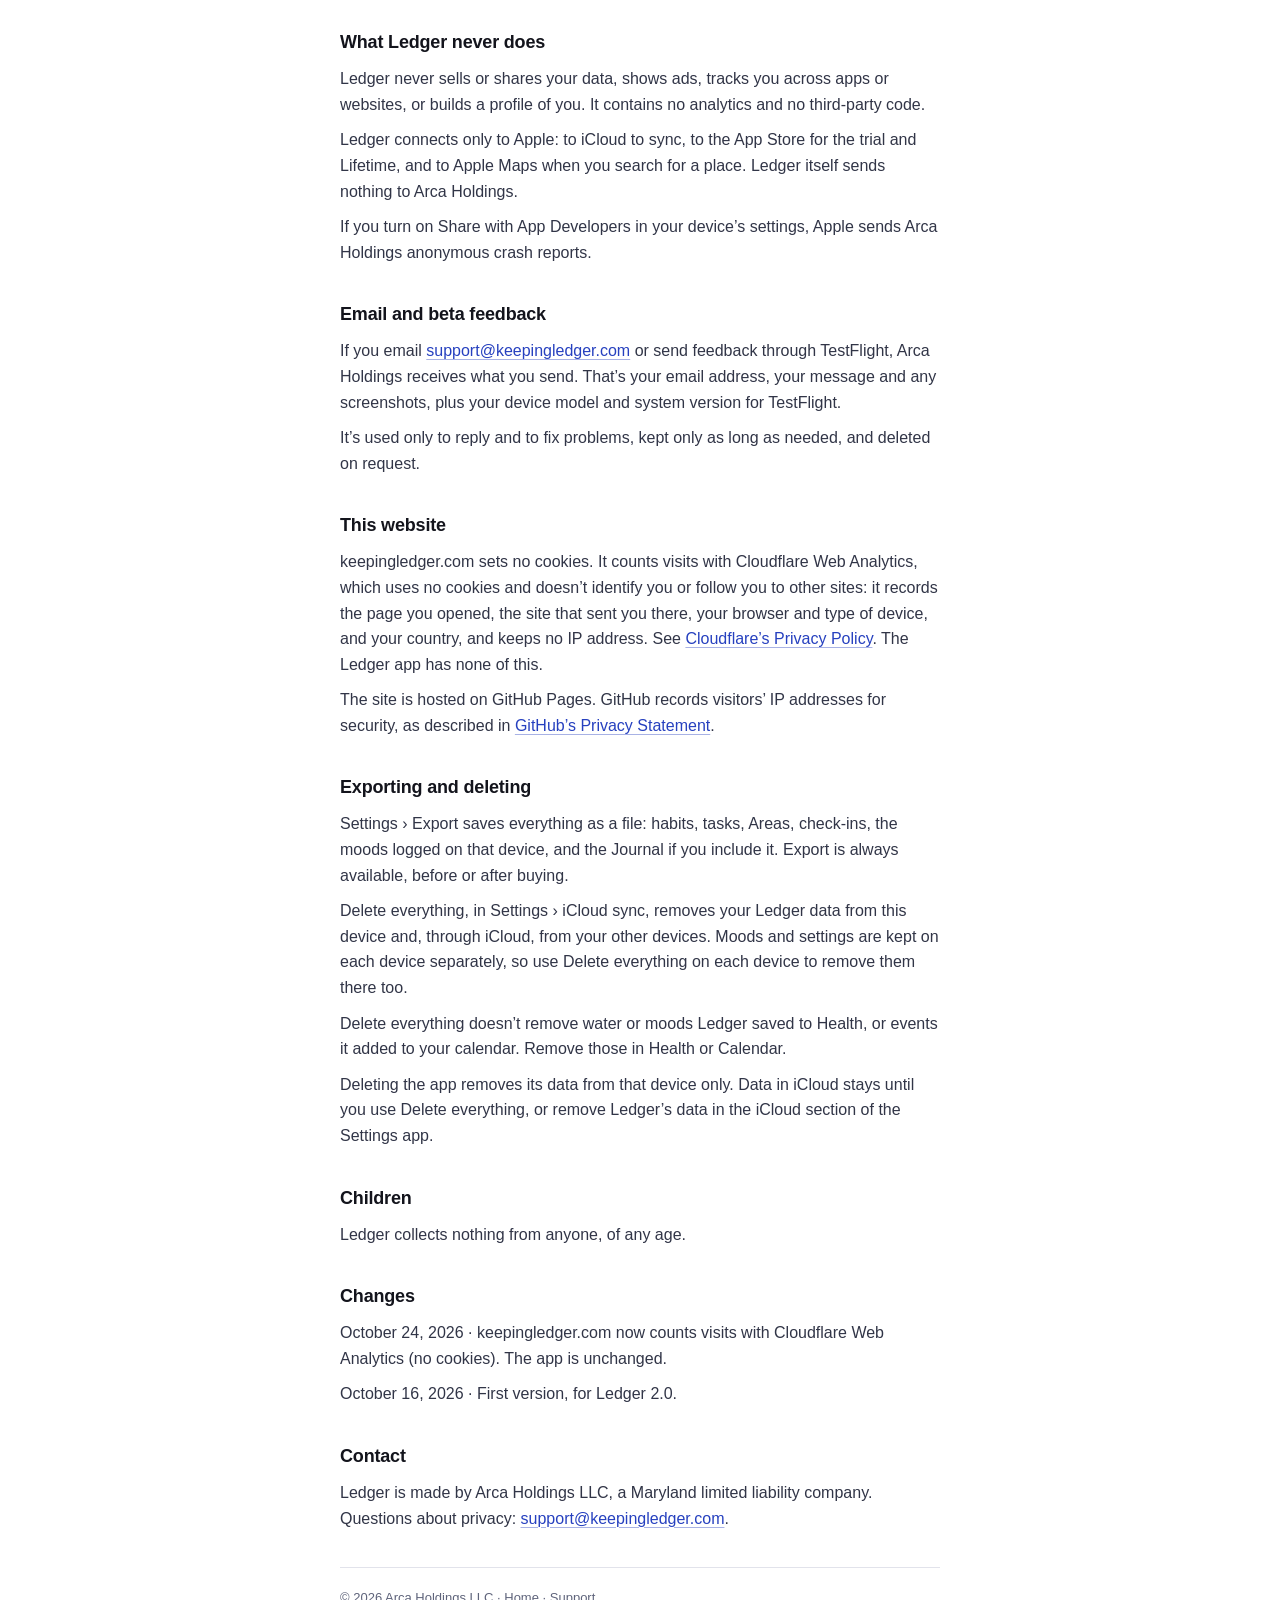
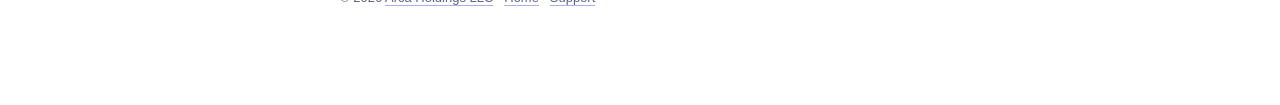
<file: privacy.html>
<!doctype html>
<html lang="en">
<head>
<meta charset="utf-8">
<meta name="viewport" content="width=device-width, initial-scale=1">
<title>Privacy · Ledger</title>
<meta name="description" content="What Ledger keeps, where it keeps it, and how to remove it.">
<meta name="color-scheme" content="light dark">
<meta name="theme-color" content="#FFFFFF" media="(prefers-color-scheme: light)">
<meta name="theme-color" content="#0C0D15" media="(prefers-color-scheme: dark)">
<link rel="canonical" href="https://keepingledger.com/privacy">
<link rel="icon" type="image/png" href="images/favicon.png">
<link rel="apple-touch-icon" href="images/apple-touch-icon.png">
<link rel="stylesheet" href="styles.css">
</head>
<body>
<main>

<header class="page-header">
<a class="brand" href="./"><img src="images/ledger-icon.png" alt="" width="32" height="32">Ledger</a>
<h1>Privacy</h1>
<p class="updated">Last updated October 24, 2026</p>
<p class="lede">This page explains what Ledger keeps, where it keeps it, and how to remove it. It covers the Ledger app on iPhone, iPad and Mac, and keepingledger.com. Ledger is made by Arca Holdings LLC.</p>
</header>

<section>
<h2>The short version</h2>
<ul>
<li>Ledger has no account. It never asks who you are.</li>
<li>The app has no analytics, no ads, no tracking, and no third-party code.</li>
<li>What you put in Ledger stays on your devices and in your own iCloud. Arca Holdings can’t read it.</li>
<li>Ledger reads Apple Health and Calendar on your device. Their readings aren’t copied to iCloud.</li>
<li>Speech is turned into text on your device.</li>
<li>You pay through Apple. Arca Holdings never sees your payment details.</li>
</ul>
</section>

<section>
<h2>Where your data lives</h2>
<p>Ledger keeps your habits, tasks, Areas and Journal on your device. It syncs them to your other devices through iCloud, in your private iCloud database. Only you can read it; Arca Holdings has no access to it.</p>
<p>Journal text is end-to-end encrypted in iCloud. Photos, voice notes, drawings and place names in the Journal use iCloud’s standard protection, and so does the name of the device each change was made on. On iPhone and iPad that name is just “iPhone” or “iPad”; on a Mac it’s the name the Mac was given. All of these become end-to-end encrypted too if you turn on Advanced Data Protection for iCloud.</p>
<p>Moods stay on the device you log them on. Ledger doesn’t sync them to your other devices, and they aren’t included in device backups. With Save to Health on, each mood is also saved to Health, as described below.</p>
<p>To stop syncing, turn off iCloud for Ledger in the iCloud section of the Settings app. Ledger then keeps everything on that device only.</p>
</section>

<section>
<h2>Apple Health</h2>
<p>Ledger uses Apple Health only if you allow it, through Apple’s own permission screen.</p>
<p>Ledger reads steps; walking, running, cycling and swimming distance; exercise minutes; active energy; water; caffeine; mindful minutes; sleep; workouts; and State of Mind. It uses them to fill in habits for you, to suggest a bedtime, and to show moods you logged in other apps.</p>
<p>Ledger writes two things to Health: water you log by hand in Ledger, and your moods as State of Mind. Ledger saves moods to Health only if you choose to: the first time you log a mood, it asks, and nothing is saved until you choose Save. If you’ve already allowed State of Mind for Ledger in Health, it keeps saving. Change it any time in Settings › Mood › Save to Health. Deleting a mood in Ledger removes it from Health too.</p>
<p>Health amounts are read on your device and aren’t stored in iCloud. A copy of today’s amounts stays on the device for Ledger’s widgets. When Health meets a habit’s target, or a workout counts for a habit, Ledger records that the habit was done that day. That record syncs like any other check-in, without the amount or the workout’s details.</p>
<p>Ledger never uses Health data for advertising or marketing, never shares it, and never sends it to Arca Holdings. To change what Ledger can read or write, open the Health app, tap your profile, then Apps › Ledger.</p>
</section>

<section>
<h2>Calendar</h2>
<p>Ledger can show your calendar events on Today and Plan. It reads them on your device. A copy of today’s and tomorrow’s events stays on the device for Ledger’s widgets.</p>
<p>Events aren’t stored in iCloud. The exception is an event’s title, when you link the event to a Journal entry. The title is then encrypted like the Journal’s text.</p>
<p>If you use Block time on a task, Ledger adds an event with the task’s name to your calendar. It asks for permission first. To change access, go to Settings › Privacy &amp; Security › Calendars › Ledger.</p>
</section>

<section>
<h2>Voice</h2>
<p>Speaking a line or recording a voice note uses the microphone and Apple’s speech recognition, on your device only. If your device can’t recognize speech itself, dictation doesn’t start.</p>
<p>Dictation keeps only the text. A voice note keeps its audio and its transcript, which sync with the rest of your Journal.</p>
</section>

<section>
<h2>Journal lock</h2>
<p>You can lock the Journal with Face ID, Touch ID or your passcode. The check happens in Apple’s system; Ledger only learns whether it passed. The lock also guards exporting the Journal and Delete everything.</p>
<p>The lock hides the Journal on screen. It doesn’t add encryption beyond what’s described above.</p>
</section>

<section>
<h2>Photos, places and suggestions</h2>
<p>You choose photos with Apple’s picker, so Ledger sees only the photos you pick. Photos added to the Journal are resized and sync with it. Ledger asks to add to your photo library only when you save your Year in review image.</p>
<p>When you add a place to an entry, what you type is sent to Apple Maps to find it. Ledger saves only the place’s name.</p>
<p>On iPhone, Apple’s Journaling Suggestions can offer moments from your photos, workouts, places, music, podcasts, contacts and activity. Ledger receives only the ones you pick, and saves them in that entry. They can include details such as a workout’s heart rate or a contact’s name.</p>
</section>

<section>
<h2>On-device intelligence</h2>
<p>Ledger uses Apple’s on-device models to sort what you type into +, read handwriting in drawings, and find patterns for Insights. All of it runs on your device.</p>
</section>

<section>
<h2>Reminders, Siri and widgets</h2>
<p>Reminders are scheduled on your device. Ledger uses no push server; iCloud may wake Ledger silently to sync.</p>
<p>Habit and task names are available to Siri, Shortcuts and Ledger’s widgets on your device. Ledger adds nothing to Spotlight.</p>
</section>

<section>
<h2>Your purchase</h2>
<p>The free trial and Ledger Lifetime are bought through Apple. Arca Holdings receives no payment details and doesn’t know who bought it. Ledger stores only whether you own Lifetime and when your trial started, on your device.</p>
</section>

<section>
<h2>What Ledger never does</h2>
<p>Ledger never sells or shares your data, shows ads, tracks you across apps or websites, or builds a profile of you. It contains no analytics and no third-party code.</p>
<p>Ledger connects only to Apple: to iCloud to sync, to the App Store for the trial and Lifetime, and to Apple Maps when you search for a place. Ledger itself sends nothing to Arca Holdings.</p>
<p>If you turn on Share with App Developers in your device’s settings, Apple sends Arca Holdings anonymous crash reports.</p>
</section>

<section>
<h2>Email and beta feedback</h2>
<p>If you email <a href="mailto:support@keepingledger.com">support@keepingledger.com</a> or send feedback through TestFlight, Arca Holdings receives what you send. That’s your email address, your message and any screenshots, plus your device model and system version for TestFlight.</p>
<p>It’s used only to reply and to fix problems, kept only as long as needed, and deleted on request.</p>
</section>

<section>
<h2>This website</h2>
<p>keepingledger.com sets no cookies. It counts visits with Cloudflare Web Analytics, which uses no cookies and doesn’t identify you or follow you to other sites: it records the page you opened, the site that sent you there, your browser and type of device, and your country, and keeps no IP address. See <a href="https://www.cloudflare.com/privacypolicy/">Cloudflare’s Privacy Policy</a>. The Ledger app has none of this.</p>
<p>The site is hosted on GitHub Pages. GitHub records visitors’ IP addresses for security, as described in <a href="https://docs.github.com/en/site-policy/privacy-policies/github-general-privacy-statement">GitHub’s Privacy Statement</a>.</p>
</section>

<section>
<h2>Exporting and deleting</h2>
<p>Settings › Export saves everything as a file: habits, tasks, Areas, check-ins, the moods logged on that device, and the Journal if you include it. Export is always available, before or after buying.</p>
<p>Delete everything, in Settings › iCloud sync, removes your Ledger data from this device and, through iCloud, from your other devices. Moods and settings are kept on each device separately, so use Delete everything on each device to remove them there too.</p>
<p>Delete everything doesn’t remove water or moods Ledger saved to Health, or events it added to your calendar. Remove those in Health or Calendar.</p>
<p>Deleting the app removes its data from that device only. Data in iCloud stays until you use Delete everything, or remove Ledger’s data in the iCloud section of the Settings app.</p>
</section>

<section>
<h2>Children</h2>
<p>Ledger collects nothing from anyone, of any age.</p>
</section>

<section>
<h2>Changes</h2>
<p>October 24, 2026 · keepingledger.com now counts visits with Cloudflare Web Analytics (no cookies). The app is unchanged.</p>
<p>October 16, 2026 · First version, for Ledger 2.0.</p>
</section>

<section>
<h2>Contact</h2>
<p>Ledger is made by Arca Holdings LLC, a Maryland limited liability company. Questions about privacy: <a href="mailto:support@keepingledger.com">support@keepingledger.com</a>.</p>
</section>

<footer class="site-footer">
<p>© 2026 <a href="https://arcaholdingsllc.com">Arca Holdings LLC</a> · <a href="./">Home</a> · <a href="support">Support</a></p>
</footer>

</main>
<!-- Cloudflare Web Analytics --><script type='module' src='https://static.cloudflareinsights.com/beacon.min.js' data-cf-beacon='{"token": "cde5d683bbf949d0942155b4f32506aa"}'></script><!-- End Cloudflare Web Analytics -->
</body>
</html>
</file>
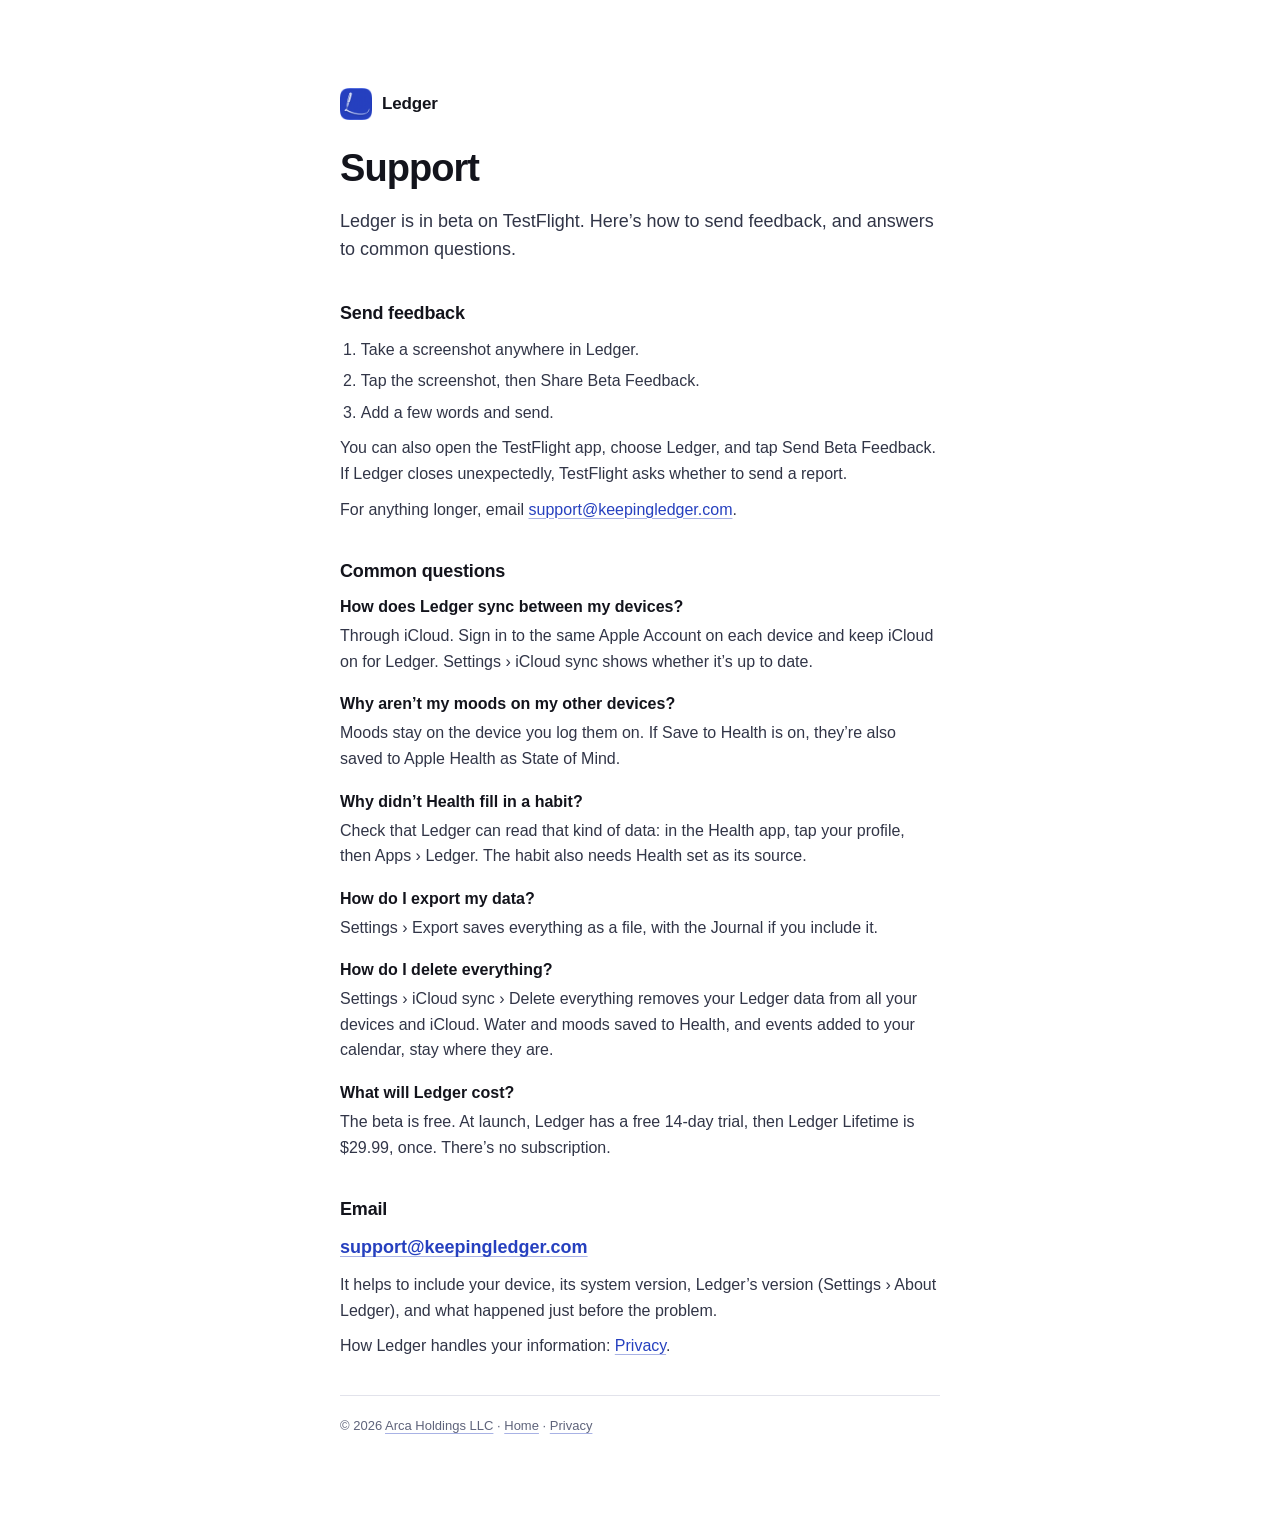
<file: support.html>
<!doctype html>
<html lang="en">
<head>
<meta charset="utf-8">
<meta name="viewport" content="width=device-width, initial-scale=1">
<title>Support · Ledger</title>
<meta name="description" content="Send feedback on the Ledger beta, and answers to common questions.">
<meta name="color-scheme" content="light dark">
<meta name="theme-color" content="#FFFFFF" media="(prefers-color-scheme: light)">
<meta name="theme-color" content="#0C0D15" media="(prefers-color-scheme: dark)">
<link rel="canonical" href="https://keepingledger.com/support">
<link rel="icon" type="image/png" href="images/favicon.png">
<link rel="apple-touch-icon" href="images/apple-touch-icon.png">
<link rel="stylesheet" href="styles.css">
</head>
<body>
<main>

<header class="page-header">
<a class="brand" href="./"><img src="images/ledger-icon.png" alt="" width="32" height="32">Ledger</a>
<h1>Support</h1>
<p class="lede">Ledger is in beta on TestFlight. Here’s how to send feedback, and answers to common questions.</p>
</header>

<section>
<h2>Send feedback</h2>
<ol>
<li>Take a screenshot anywhere in Ledger.</li>
<li>Tap the screenshot, then Share Beta Feedback.</li>
<li>Add a few words and send.</li>
</ol>
<p>You can also open the TestFlight app, choose Ledger, and tap Send Beta Feedback. If Ledger closes unexpectedly, TestFlight asks whether to send a report.</p>
<p>For anything longer, email <a href="mailto:support@keepingledger.com">support@keepingledger.com</a>.</p>
</section>

<section>
<h2>Common questions</h2>
<div class="faq">
<div class="qa"><h3>How does Ledger sync between my devices?</h3><p>Through iCloud. Sign in to the same Apple Account on each device and keep iCloud on for Ledger. Settings › iCloud sync shows whether it’s up to date.</p></div>
<div class="qa"><h3>Why aren’t my moods on my other devices?</h3><p>Moods stay on the device you log them on. If Save to Health is on, they’re also saved to Apple Health as State of Mind.</p></div>
<div class="qa"><h3>Why didn’t Health fill in a habit?</h3><p>Check that Ledger can read that kind of data: in the Health app, tap your profile, then Apps › Ledger. The habit also needs Health set as its source.</p></div>
<div class="qa"><h3>How do I export my data?</h3><p>Settings › Export saves everything as a file, with the Journal if you include it.</p></div>
<div class="qa"><h3>How do I delete everything?</h3><p>Settings › iCloud sync › Delete everything removes your Ledger data from all your devices and iCloud. Water and moods saved to Health, and events added to your calendar, stay where they are.</p></div>
<div class="qa"><h3>What will Ledger cost?</h3><p>The beta is free. At launch, Ledger has a free 14-day trial, then Ledger Lifetime is $29.99, once. There’s no subscription.</p></div>
</div>
</section>

<section>
<h2>Email</h2>
<p class="email"><a href="mailto:support@keepingledger.com">support@keepingledger.com</a></p>
<p>It helps to include your device, its system version, Ledger’s version (Settings › About Ledger), and what happened just before the problem.</p>
<p>How Ledger handles your information: <a href="privacy">Privacy</a>.</p>
</section>

<footer class="site-footer">
<p>© 2026 <a href="https://arcaholdingsllc.com">Arca Holdings LLC</a> · <a href="./">Home</a> · <a href="privacy">Privacy</a></p>
</footer>

</main>
<!-- Cloudflare Web Analytics --><script type='module' src='https://static.cloudflareinsights.com/beacon.min.js' data-cf-beacon='{"token": "cde5d683bbf949d0942155b4f32506aa"}'></script><!-- End Cloudflare Web Analytics -->
</body>
</html>
</file>
<file: home.css>
/* keepingledger.com home. The live day page uses Ledger 2.0's own tokens; Inter is self-hosted for devices without SF. */
@font-face { font-family: "Inter"; font-style: normal; font-weight: 400 700; font-display: swap; src: url(fonts/inter-latin-ext.woff2) format("woff2");
  unicode-range: U+0100-02BA, U+02BD-02C5, U+02C7-02CC, U+02CE-02D7, U+02DD-02FF, U+0304, U+0308, U+0329, U+1D00-1DBF, U+1E00-1E9F, U+1EF2-1EFF, U+2020, U+20A0-20AB, U+20AD-20C4, U+2113, U+2C60-2C7F, U+A720-A7FF; }
@font-face { font-family: "Inter"; font-style: normal; font-weight: 400 700; font-display: swap; src: url(fonts/inter-latin.woff2) format("woff2");
  unicode-range: U+0000-00FF, U+0131, U+0152-0153, U+02BB-02BC, U+02C6, U+02DA, U+02DC, U+0304, U+0308, U+0329, U+2000-206F, U+20AC, U+2122, U+2191, U+2193, U+2212, U+2215, U+FEFF, U+FFFD; }

/* Two layers: the website around the hero (keepingledger.com's tokens), and the app's Today page inside the phone
   (Ledger 2.0's own tokens, from LedgerColors.xcassets). 1 CSS px = 1 iOS point inside the phone. */
:root {
  --bg: #FFFFFF; --text: #13141C; --body: #313547; --muted: #5F647B; --rule: #E2E3EB; --accent: #2640BF; --on-accent: #FFFFFF; 

  --a-page: #F0F1F6; --a-card: #F8F8FB; --a-label: #03040D; --a-label2: #5F647B; --a-label3: #ABAEBE; --a-label4: #D4D6E0;
  --a-sep: #E1E1E5; --a-accent: #2640BF; --a-on-accent: #F2F6FF; --a-acc-cont: #E6EEFF; --a-on-acc-cont: #16237A;
  --a-due-bg: #FDF1D1; --a-due-fg: #654200; --a-cal: #FF2D55;
  --fern: #5D8840; --fern-p: #889C78; --berry: #BB5D8A; --berry-p: #B9889D; --iris: #5D79C5; --iris-p: #8C94BB; --jade: #008E67;
  --glass: rgba(246, 247, 251, 0.78); --glass-rim: rgba(20, 22, 40, 0.14); --glass-shadow: 0 6px 22px rgba(10, 14, 40, 0.10);
  --bezel: #17181D; --bezel-rim: rgba(0, 0, 0, 0.0);

  --sf: -apple-system, BlinkMacSystemFont, "Inter", "Segoe UI", Roboto, sans-serif;
  --ny: ui-serif, "New York", "Iowan Old Style", Georgia, serif;
  --smooth: cubic-bezier(.32, .72, 0, 1);
  --snappy: cubic-bezier(.25, 1, .5, 1);
}
@media (prefers-color-scheme: dark) {
  :root:not([data-theme="light"]) {
    --bg: #0C0D15; --text: #F0F1F6; --body: #C6C8D5; --muted: #9194A7; --rule: #272A38; --accent: #6C88F0; --on-accent: #0B0F33; 
    --a-page: #03040D; --a-card: #1D1F29; --a-label: #F8F8FB; --a-label2: #ABAEBE; --a-label3: #5F647B; --a-label4: #474D66;
    --a-sep: #383941; --a-accent: #6C88F0; --a-on-accent: #0B0F33; --a-acc-cont: #111957; --a-on-acc-cont: #C5D5FC;
    --a-due-bg: #4A2C00; --a-due-fg: #F7E091; --a-cal: #FF375F;
    --fern: #96BC7A; --fern-p: #718164; --berry: #ED96BE; --berry-p: #987182; --iris: #9BAEF4; --iris-p: #747B9A; --jade: #63C29D;
    --glass: rgba(34, 35, 47, 0.78); --glass-rim: rgba(255, 255, 255, 0.10); --glass-shadow: 0 6px 22px rgba(0, 0, 0, 0.45);
    --bezel-rim: rgba(255, 255, 255, 0.14);
    color-scheme: dark;
  }
}
:root[data-theme="dark"] {
  --bg: #0C0D15; --text: #F0F1F6; --body: #C6C8D5; --muted: #9194A7; --rule: #272A38; --accent: #6C88F0; --on-accent: #0B0F33; 
  --a-page: #03040D; --a-card: #1D1F29; --a-label: #F8F8FB; --a-label2: #ABAEBE; --a-label3: #5F647B; --a-label4: #474D66;
  --a-sep: #383941; --a-accent: #6C88F0; --a-on-accent: #0B0F33; --a-acc-cont: #111957; --a-on-acc-cont: #C5D5FC;
  --a-due-bg: #4A2C00; --a-due-fg: #F7E091; --a-cal: #FF375F;
  --fern: #96BC7A; --fern-p: #718164; --berry: #ED96BE; --berry-p: #987182; --iris: #9BAEF4; --iris-p: #747B9A; --jade: #63C29D;
  --glass: rgba(34, 35, 47, 0.78); --glass-rim: rgba(255, 255, 255, 0.10); --glass-shadow: 0 6px 22px rgba(0, 0, 0, 0.45);
  --bezel-rim: rgba(255, 255, 255, 0.14);
  color-scheme: dark;
}

* { box-sizing: border-box; }
body { margin: 0; background: var(--bg); color: var(--text); font-family: var(--sf); -webkit-font-smoothing: antialiased; padding-inline: 16px; padding-block: 0 72px; }
a { color: var(--accent); }
a:focus-visible, button:focus-visible { outline: 2px solid var(--accent); outline-offset: 3px; border-radius: 6px; }

/* ---------- The website around it ---------- */
.site { max-width: 1120px; margin-inline: auto; }
.top { display: flex; justify-content: space-between; align-items: center; gap: 16px; padding-block: 22px; }
.brand { display: inline-flex; align-items: center; gap: 10px; color: var(--text); text-decoration: none; font-weight: 700; font-size: 17px; letter-spacing: -0.01em; }
.brand img { width: 32px; height: 32px; }
.top nav { display: flex; gap: 22px; font-size: 15px; font-weight: 500; }
.top nav a { color: var(--muted); text-decoration: none; }
.top nav a:hover { color: var(--accent); }

.hero { display: grid; grid-template-columns: minmax(0, 1fr) minmax(0, 430px); gap: 40px 72px; align-items: center; padding-block: clamp(20px, 5vw, 56px) 8px; }
.pitch { display: flex; flex-direction: column; gap: 18px; max-width: 30rem; }
.pitch .kicker { margin: 0; font-size: 15px; font-weight: 600; letter-spacing: 0.01em; color: var(--accent); }
.pitch h1 { margin: 0; font-size: clamp(40px, 5.4vw, 64px); line-height: 1.02; letter-spacing: -0.035em; font-weight: 700; text-wrap: balance; }
.pitch .lede { margin: 0; font-size: clamp(18px, 1.6vw, 21px); line-height: 1.5; color: var(--body); }
.pitch .devices { margin: 0; font-size: 15px; color: var(--muted); }
.cta { display: flex; flex-wrap: wrap; align-items: center; gap: 12px 16px; margin-top: 6px; }
.btn { display: inline-flex; align-items: center; gap: 8px; background: var(--accent); color: var(--on-accent); border: 0; border-radius: 999px; padding: 13px 22px; font: 600 16px/1 var(--sf); text-decoration: none; cursor: pointer; }
.cta small { font-size: 14px; color: var(--muted); }

.stage { width: 100%; display: flex; flex-direction: column; align-items: center; gap: 14px; }
.device-wrap { position: relative; }
.try { margin: 0; font-size: 14px; color: var(--muted); text-align: center; max-width: 24rem; }
.again { background: none; border: 0; color: var(--accent); font: 500 14px/1 var(--sf); cursor: pointer; padding: 6px 8px; }

@media (max-width: 900px) {
  .hero { grid-template-columns: minmax(0, 1fr); justify-items: center; text-align: left; }
  .pitch { max-width: 36rem; justify-self: stretch; }
}

/* ---------- The phone ---------- */
.device { position: absolute; top: 0; left: 0; width: 426px; height: 898px; transform-origin: 0 0; border-radius: 66px; background: var(--bezel); padding: 12px; box-shadow: 0 0 0 1px var(--bezel-rim), 0 30px 60px -20px rgba(10, 14, 40, 0.35); }
.screen { position: relative; width: 402px; height: 874px; border-radius: 54px; overflow: hidden; background: var(--a-page); color: var(--a-label); font-family: var(--sf); isolation: isolate; }
.island { position: absolute; top: 11px; left: 50%; width: 124px; height: 36px; margin-left: -62px; background: #000; border-radius: 20px; z-index: 6; }
.sbar { position: absolute; inset: 0 0 auto 0; height: 54px; z-index: 5; display: flex; justify-content: space-between; align-items: center; padding: 6px 34px 0 52px; background: linear-gradient(var(--a-page) 60%, transparent); pointer-events: none; }
.sbar .clock { font-size: 17px; font-weight: 600; letter-spacing: -0.02em; }
.sbar .icons { display: flex; gap: 6px; align-items: center; color: var(--a-label); }
.scroll { position: absolute; inset: 0; overflow-y: auto; overscroll-behavior: contain; scrollbar-width: none; padding-bottom: 112px; }
.scroll::-webkit-scrollbar { display: none; }

/* Header */
.head { padding: 62px 28px 0; }
.greet { font-size: 17px; line-height: 1.2; font-weight: 600; letter-spacing: -0.025em; color: var(--a-accent); }
.titlerow { display: flex; justify-content: space-between; align-items: center; height: 44px; margin-top: 16px; }
.titlerow h2 { margin: 0; font-size: 34px; line-height: 1.2; font-weight: 700; letter-spacing: 0.012em; }
.hctl { display: flex; gap: 8px; }
.glass { background: var(--glass); -webkit-backdrop-filter: blur(18px) saturate(1.6); backdrop-filter: blur(18px) saturate(1.6); box-shadow: inset 0 0 0 0.5px var(--glass-rim), var(--glass-shadow); }
.hctl .search { width: 48px; height: 44px; border-radius: 22px; display: grid; place-items: center; color: var(--a-label); }
.hctl .avatar { width: 44px; height: 44px; border-radius: 50%; display: grid; place-items: center; }
.hctl .avatar span { width: 32px; height: 32px; border-radius: 50%; background: var(--a-acc-cont); color: var(--a-on-acc-cont); display: grid; place-items: center; font-size: 15px; font-weight: 600; }
.status { margin-top: 8px; font-size: 15px; line-height: 1.2; letter-spacing: -0.015em; color: var(--a-label2); }
.week { display: grid; grid-template-columns: repeat(7, 1fr); margin-top: 16px; }
.day { display: flex; flex-direction: column; align-items: center; gap: 4px; }
.day .l { font-size: 11px; line-height: 1.2; font-weight: 600; letter-spacing: 0.005em; color: var(--a-label2); }
.day .n { width: 36px; height: 36px; border-radius: 50%; display: grid; place-items: center; font-size: 17px; letter-spacing: -0.025em; font-variant-numeric: tabular-nums; }
.day.sel .n { background: var(--a-accent); color: var(--a-on-accent); font-weight: 600; }
.day .dots { display: flex; gap: 3px; height: 5px; }
.day .dots i { width: 5px; height: 5px; border-radius: 50%; background: var(--c); }
.grab { width: 36px; height: 5px; border-radius: 3px; background: var(--a-label4); margin: 12px auto 0; }
.seclabel { margin: 31px 0 10px 36px; font-size: 13px; line-height: 1.2; font-weight: 600; letter-spacing: -0.006em; color: var(--a-label2); }

/* The page card and its lines */
.card { margin: 0 16px; background: var(--a-card); border-radius: 26px; overflow: hidden; position: relative; }
.ln { position: relative; display: grid; grid-template-columns: 52px 44px minmax(0, 1fr) auto; align-items: baseline; align-content: center; min-height: 52px; padding: 8px 16px 8px 20px; background: var(--a-card); }
.ln::after { content: ""; position: absolute; left: 116px; right: 20px; bottom: 0; height: 1px; background: var(--a-sep); }
.ln.nosep::after { display: none; }
.strip { position: absolute; left: 8px; top: 3px; bottom: 3px; width: 4px; border-radius: 2px; background: var(--s); }
.tm { font-size: 13px; line-height: 1.2; letter-spacing: -0.006em; color: var(--a-label2); font-variant-numeric: tabular-nums; }
.tm small { display: block; font-size: 11px; line-height: 1.2; letter-spacing: 0.005em; }
.slot { line-height: 0; font-size: 17px; }
.ctl { position: relative; display: inline-block; width: 44px; height: 44px; vertical-align: -16px; padding: 0; margin: 0; border: 0; background: none; color: inherit; cursor: pointer; -webkit-tap-highlight-color: transparent; }
.ctl.static { cursor: default; }
.ctl svg { position: absolute; top: 50%; left: 50%; width: 26px; height: 26px; margin: -13px 0 0 -13px; overflow: visible; }
.compact .ctl { height: 28px; vertical-align: -8px; }
.ctl .dash { position: absolute; top: 50%; left: 50%; transform: translate(-50%, -54%); font-size: 17px; line-height: 1; color: var(--a-label3); }
.tt { margin-left: 4px; min-width: 0; }
.ti { display: block; font-size: 17px; line-height: 1.2; letter-spacing: -0.025em; color: var(--a-label2); white-space: nowrap; overflow: hidden; text-overflow: ellipsis; }
.ink .ti { color: var(--a-label); font-weight: 500; }
.note .ti { font-family: var(--ny); color: var(--a-label); letter-spacing: 0; }
.sub { display: flex; align-items: center; gap: 5px; margin-top: 2px; font-size: 13px; line-height: 1.2; letter-spacing: -0.006em; color: var(--a-label2); white-space: nowrap; overflow: hidden; }
.sub svg { flex: none; width: 13px; height: 13px; color: var(--m); }
.compact .sub { display: none; }
.acc { margin-left: 8px; }
.chip { display: inline-flex; align-items: center; height: 30px; padding: 0 12px; border-radius: 15px; border: 0; background: color-mix(in srgb, var(--m) 14%, transparent); color: var(--m); font: 600 15px/1 var(--sf); letter-spacing: -0.015em; cursor: pointer; -webkit-tap-highlight-color: transparent; }
.chip.pulse { animation: pulse 350ms var(--smooth); }
.due { display: inline-flex; align-items: center; gap: 4px; height: 22px; padding: 0 8px; border-radius: 11px; background: var(--a-due-bg); color: var(--a-due-fg); font-size: 12px; font-weight: 600; }
.now { position: relative; display: flex; align-items: center; gap: 8px; min-height: 52px; padding: 0 20px; background: var(--a-card); color: var(--a-accent); font-size: 13px; font-weight: 600; letter-spacing: -0.006em; white-space: nowrap; }
.now::after { content: ""; flex: 1; height: 1.5px; background: var(--a-accent); border-radius: 1px; }
.picker { padding: 4px 12px 12px; background: var(--a-card); }
.picker .faces { display: grid; grid-template-columns: repeat(7, 1fr); background: var(--a-acc-cont); border-radius: 18px; padding: 8px 6px; }
.picker button { height: 44px; border: 0; background: none; padding: 0; display: grid; place-items: center; cursor: pointer; color: var(--a-label2); border-radius: 12px; }
.picker button:hover { background: color-mix(in srgb, var(--a-accent) 8%, transparent); }
.picker .q { display: block; margin: 0 4px 6px; font-size: 13px; color: var(--a-on-acc-cont); }
.appear { animation: appear 350ms var(--smooth); }

/* Controls: one SVG with every layer; the state class shows the right ones. */
.ctl .pen { fill: none; stroke: var(--p); stroke-width: 1.8; stroke-dasharray: 3 2.6; opacity: 0; transition: opacity 180ms ease; }
.ctl .trk { fill: none; stroke: var(--p); stroke-opacity: 0.45; stroke-width: 2.4; opacity: 0; transition: opacity 180ms ease; }
.ctl .arc { fill: none; stroke: var(--m); stroke-width: 2.4; stroke-linecap: round; opacity: 0; transition: stroke-dasharray 350ms var(--smooth), opacity 180ms ease; }
.ctl .fil { fill: var(--m); transform-box: fill-box; transform-origin: center; transform: scale(0); opacity: 0; transition: transform 180ms ease, opacity 150ms ease; }
.ctl .chk { fill: none; stroke: #fff; stroke-width: 2.2; stroke-linecap: round; stroke-linejoin: round; stroke-dasharray: 1 1; stroke-dashoffset: 1; transition: stroke-dashoffset 300ms ease-out 70ms; }
.is-pen .pen { opacity: 1; }
.is-ring .trk, .is-ring .arc { opacity: 1; }
.is-ink .fil { transform: scale(1); opacity: 1; animation: ink 260ms var(--snappy); }
.is-ink .chk { stroke-dashoffset: 0; }
.no-anim *, .no-anim *::after { animation: none !important; transition: none !important; }

@keyframes ink { 0% { transform: scale(0); } 70% { transform: scale(1.04); } 100% { transform: scale(1); } }
@keyframes pulse { 0%, 100% { transform: scale(1); } 45% { transform: scale(1.07); } }
@keyframes appear { from { opacity: 0; transform: translateY(6px); } to { opacity: 1; transform: none; } }

/* Tab bar */
.tabbar { position: absolute; left: 16px; right: 16px; bottom: 21px; display: flex; gap: 8px; z-index: 5; pointer-events: none; }
.tabs { flex: 1; height: 62px; border-radius: 31px; display: grid; grid-template-columns: repeat(4, 1fr); align-items: center; padding: 0 4px; }
.tab { display: flex; flex-direction: column; align-items: center; gap: 2px; font-size: 10px; font-weight: 500; color: var(--a-label); height: 54px; justify-content: center; border-radius: 27px; }
.tab.on { color: var(--a-accent); background: color-mix(in srgb, var(--a-label) 7%, transparent); }
.plus { width: 62px; height: 62px; border-radius: 50%; display: grid; place-items: center; color: var(--a-label); }

@media (prefers-reduced-motion: reduce) {
  .ctl .fil, .ctl .arc, .ctl .chk { transition: opacity 200ms ease-in-out !important; }
  .is-ink .fil { animation: none; }
  .ctl .chk { stroke-dashoffset: 0; opacity: 0; } .is-ink .chk { opacity: 1; }
  .chip.pulse, .appear { animation: none; }
}

/* ---------- The rest of the home page ---------- */
:root { --tile: #F0F1F6; --tile-ink: #E4E6EE; --band: #0E1130; --band-text: #F2F3F8; --band-body: #C9CCDA; --band-muted: #9EA3BA; --band-accent: #9BB0F7; --band-rule: rgba(255, 255, 255, 0.12); --warm: #D97D21; --on-warm: #331709; --cal-work: #007AFF; }
@media (prefers-color-scheme: dark) { :root:not([data-theme="light"]) { --tile: #141621; --tile-ink: #1D1F2C; --band: #161A33; --cal-work: #0A84FF; } }
:root[data-theme="dark"] { --tile: #141621; --tile-ink: #1D1F2C; --band: #161A33; --cal-work: #0A84FF; }

.facts { list-style: none; margin: 40px 0 0; padding: 22px 0; border-block: 1px solid var(--rule); display: grid; grid-template-columns: repeat(5, minmax(0, 1fr)); gap: 16px 24px; }
.facts li { display: flex; align-items: center; gap: 10px; font-size: 15px; font-weight: 500; color: var(--text); line-height: 1.3; }
.facts svg { flex: none; width: 22px; height: 22px; color: var(--accent); }
@media (max-width: 900px) { .facts { grid-template-columns: repeat(2, minmax(0, 1fr)); } }

.sec { display: grid; grid-template-columns: minmax(0, 5fr) minmax(0, 7fr); gap: 40px 72px; align-items: center; padding-block: clamp(64px, 10vw, 128px) 0; }
.sec.flip { grid-template-columns: minmax(0, 7fr) minmax(0, 5fr); }
.sec.flip .copy { order: 2; }
.copy { display: flex; flex-direction: column; gap: 16px; max-width: 30rem; }
.copy h2 { margin: 0; font-size: clamp(30px, 3.6vw, 44px); line-height: 1.06; letter-spacing: -0.03em; font-weight: 700; text-wrap: balance; }
.copy p { margin: 0; font-size: 18px; line-height: 1.6; color: var(--body); }
.copy .more { font-size: 16px; }
.tile { position: relative; background: var(--tile); border-radius: 32px; padding: clamp(24px, 4vw, 52px); min-width: 0; overflow: hidden; }
.tile .cap { font-size: 13px; font-weight: 600; letter-spacing: 0.02em; color: var(--muted); margin: 0 0 14px; }
.replay { position: absolute; right: 16px; top: 14px; background: none; border: 0; color: var(--muted); font: 500 13px/1 var(--sf); cursor: pointer; padding: 6px; }
.replay:hover { color: var(--accent); }
@media (max-width: 900px) { .sec, .sec.flip { grid-template-columns: minmax(0, 1fr); } .sec.flip .copy { order: 0; } }

/* Screens: a drawn frame around a real Ledger Test screenshot, light or dark to match the reader */
.mini { --z: 0.6; zoom: var(--z); width: 464px; height: 980px; border-radius: 66px; background: var(--bezel); padding: 12px; box-shadow: 0 0 0 1px var(--bezel-rim), 0 40px 80px -30px rgba(10, 14, 40, 0.45); flex: none; position: relative; }
.mini img, .pad img { display: block; width: 100%; height: 100%; object-fit: cover; border-radius: 54px; background: var(--a-page); }
.pad { --z: 0.42; zoom: var(--z); width: 1068px; height: 1412px; border-radius: 52px; background: var(--bezel); padding: 18px; box-shadow: 0 0 0 1px var(--bezel-rim), 0 40px 80px -30px rgba(10, 14, 40, 0.45); flex: none; position: relative; }
.pad img { border-radius: 36px; }
.ph { display: none; position: absolute; inset: 12px; border-radius: 54px; background: var(--a-page); color: var(--a-label2); place-items: center; text-align: center; padding: 60px; font-size: 30px; line-height: 1.35; }
.pad .ph { inset: 18px; border-radius: 36px; font-size: 40px; }
.missing .ph { display: grid; }
.missing img { visibility: hidden; }
.mini img.dk, .pad img.dk { display: none; }
@media (prefers-color-scheme: dark) {
  :root:not([data-theme="light"]) .mini img.lt, :root:not([data-theme="light"]) .pad img.lt { display: none; }
  :root:not([data-theme="light"]) .mini img.dk, :root:not([data-theme="light"]) .pad img.dk { display: block; }
}
:root[data-theme="dark"] .mini img.lt, :root[data-theme="dark"] .pad img.lt { display: none; }
:root[data-theme="dark"] .mini img.dk, :root[data-theme="dark"] .pad img.dk { display: block; }
.pair { display: flex; justify-content: center; align-items: flex-end; gap: 0; }
.pair .mini + .mini, .pair .mini + .crop { margin-left: -60px; margin-bottom: -80px; }
@media (max-width: 600px) { .mini { --z: 0.42; } .pad { --z: 0.2; } .pair .mini + .mini { margin-left: -90px; } }

/* App crops at a little over actual size: the same line components as the hero */
.crop { zoom: 1.15; width: 100%; max-width: 420px; }
.crop .card { margin: 0; box-shadow: 0 20px 50px -24px rgba(10, 14, 40, 0.28); }
.crop.float { position: relative; z-index: 2; align-self: center; }
@media (max-width: 600px) { .crop { zoom: 1; } }

/* Never grades: one habit's month */
.month { background: var(--a-card); border-radius: 26px; padding: 18px 18px 16px; color: var(--a-label); box-shadow: 0 20px 50px -24px rgba(10, 14, 40, 0.28); }
.month .hd { display: flex; justify-content: space-between; align-items: baseline; margin-bottom: 4px; }
.month h3 { margin: 0; font-size: 17px; font-weight: 600; letter-spacing: -0.025em; }
.month .sub2 { font-size: 13px; color: var(--a-label2); display: flex; gap: 5px; align-items: center; }
.month .sub2 svg { width: 13px; height: 13px; color: var(--iris); }
.month .grid { display: grid; grid-template-columns: repeat(7, 1fr); gap: 6px 4px; margin-top: 14px; text-align: center; }
.month .grid .l { font-size: 11px; font-weight: 600; color: var(--a-label2); }
.month .grid .d { width: 30px; height: 30px; margin: 0 auto; border-radius: 50%; display: grid; place-items: center; font-size: 13px; font-variant-numeric: tabular-nums; color: var(--a-label2); }
.month .grid .d.on { background: var(--iris); color: #fff; font-weight: 600; }
.month .grid .d.today { box-shadow: inset 0 0 0 1.5px var(--a-label); color: var(--a-label); font-weight: 600; }
.month .grid .d.later { color: var(--a-label3); }
.month .sum { margin-top: 14px; font-size: 13px; color: var(--a-label2); }
.month .weeks { display: flex; gap: 6px; margin-top: 12px; }
.month .weeks span { font-size: 13px; padding: 6px 10px; border-radius: 10px; background: var(--a-page); color: var(--a-label2); }
.month .weeks b { color: var(--a-label); font-weight: 600; }

/* Graduation: the habit badge and Ledger's orange seal */
.badge-stage { display: grid; justify-items: center; gap: 18px; padding-block: 12px 28px; }
.badge-stage svg.badge { width: min(220px, 100%); height: auto; overflow: visible; }
.badge .mk { fill: none; stroke-width: 14; }
.badge .mk.faint { stroke: var(--a-label4); stroke-opacity: 0.5; }
.badge .mk.held { stroke: var(--fern); }
.badge .mk.gap { stroke: var(--a-label3); }
.badge .seal { transform-box: fill-box; transform-origin: center; transform: scale(0); opacity: 0; }
.badge.sealed .seal { transform: scale(1); opacity: 1; }
.badge.animate .seal { transition: transform 800ms linear(0, .101, .322, .568, .782, .94, 1.038, 1.084, 1.095, 1.083, 1.061, 1.038, 1.018, 1.004, .996, .992, .991, .992, .995, .997, 1), opacity 120ms ease; }
.grad-row { display: flex; align-items: center; justify-content: center; gap: 12px 24px; }
.grad-row .badge-stage { flex: 1 1 0; min-width: 0; }
.grad-row .mini { --z: 0.5; }
@media (max-width: 600px) { .grad-row { flex-wrap: wrap; } .grad-row .mini { --z: 0.42; } }
.badge-line { text-align: center; display: grid; gap: 4px; }
.badge-line b { font-size: 17px; font-weight: 600; letter-spacing: -0.02em; color: var(--a-label); }
.badge-line span { font-size: 14px; color: var(--a-label2); }

/* Health: bento of live lines */
.bento { display: grid; grid-template-columns: minmax(0, 1fr); gap: 16px; }
.bento .wide { grid-column: 1 / -1; }
.bento .tile { padding: 22px 22px 26px; }
.bento .crop { max-width: none; zoom: 1; }
.bento .card { box-shadow: none; }
.ln.two .sub { white-space: normal; align-items: flex-start; }
.ln.two .sub svg { margin-top: 1px; }

/* Privacy: the one dark band */
.band { background: var(--band); color: var(--band-text); margin-inline: calc(50% - 50vw); padding: clamp(64px, 9vw, 120px) 16px; margin-top: clamp(64px, 10vw, 128px); }
.band .sec { max-width: 1120px; margin-inline: auto; padding-block: 0; }
.band .copy p { color: var(--band-body); }
.band a { color: var(--band-accent); }
.label-card { background: rgba(255, 255, 255, 0.06); border: 1px solid var(--band-rule); border-radius: 28px; padding: 30px 32px; display: grid; gap: 12px; max-width: 440px; width: 100%; position: relative; z-index: 2; }
.label-card .k { font-size: 12px; font-weight: 600; letter-spacing: 0.06em; text-transform: uppercase; color: var(--band-muted); }
.label-card .row { display: flex; align-items: center; gap: 12px; }
.label-card .row svg { width: 42px; height: 42px; color: var(--band-accent); flex: none; }
.label-card b { font-size: 28px; letter-spacing: -0.025em; }
.label-card p { margin: 0; font-size: 15px; line-height: 1.5; color: var(--band-body); }
.priv-visual { display: flex; align-items: center; justify-content: center; gap: 0; }
.priv-visual .mini { margin-left: -40px; }
.plain { list-style: none; margin: 6px 0 0; padding: 0; display: grid; gap: 10px; }
.plain li { display: flex; gap: 10px; font-size: 16px; line-height: 1.5; color: var(--band-body); }
.plain li::before { content: ""; flex: none; width: 6px; height: 6px; border-radius: 50%; background: var(--band-accent); margin-top: 9px; }
@media (max-width: 600px) { .priv-visual { flex-direction: column; } .priv-visual .mini { margin: -30px 0 0; } }

/* Every device */
.devices-visual { display: flex; justify-content: center; align-items: flex-end; }
.devices-visual .pad { --z: 0.36; }
.devices-visual .mini { --z: 0.36; margin-left: -120px; margin-bottom: -24px; }
@media (max-width: 600px) { .devices-visual .pad { --z: 0.2; } .devices-visual .mini { --z: 0.2; margin-left: -50px; } }

/* Also in Ledger */
.also { padding-block: clamp(64px, 10vw, 128px) 0; }
.also h2 { margin: 0 0 28px; font-size: clamp(26px, 3vw, 34px); letter-spacing: -0.025em; }
.cards { list-style: none; margin: 0; padding: 0; display: grid; grid-template-columns: repeat(4, minmax(0, 1fr)); gap: 14px; }
.cards li { background: var(--tile); border-radius: 20px; padding: 20px; display: grid; gap: 8px; align-content: start; }
.cards svg { width: 26px; height: 26px; color: var(--accent); }
.cards b { font-size: 16px; letter-spacing: -0.01em; }
.cards span { font-size: 14px; line-height: 1.5; color: var(--body); }
@media (max-width: 900px) { .cards { grid-template-columns: repeat(2, minmax(0, 1fr)); } }
@media (max-width: 480px) { .cards { grid-template-columns: minmax(0, 1fr); } }

/* Price */
.price { background: var(--a-card); border-radius: 28px; padding: 30px 30px 26px; display: grid; gap: 14px; max-width: 420px; justify-self: center; width: 100%; box-shadow: 0 20px 50px -24px rgba(10, 14, 40, 0.28); color: var(--a-label); }
.price .k { font-size: 13px; font-weight: 600; color: var(--a-label2); }
.price .amt { display: flex; align-items: baseline; gap: 10px; }
.price .amt b { font-size: 56px; letter-spacing: -0.04em; line-height: 1; font-weight: 700; }
.price .amt span { font-size: 20px; color: var(--a-label2); }
.price ul { list-style: none; margin: 4px 0 0; padding: 0; display: grid; gap: 10px; }
.price li { display: flex; gap: 10px; font-size: 15px; line-height: 1.45; color: var(--a-label); }
.price li svg { flex: none; width: 18px; height: 18px; color: var(--fern); margin-top: 1px; }
.price .fine { font-size: 13px; color: var(--a-label2); margin: 4px 0 0; }

/* Closing */
.closing { text-align: center; display: grid; justify-items: center; gap: 16px; padding-block: clamp(80px, 12vw, 150px) clamp(48px, 7vw, 80px); }
.closing img { width: 84px; height: 84px; }
.closing h2 { margin: 0; font-size: clamp(34px, 4.6vw, 56px); letter-spacing: -0.035em; line-height: 1.04; }
.closing p { margin: 0; color: var(--muted); font-size: 16px; }
.foot { border-top: 1px solid var(--rule); padding-block: 22px; display: flex; flex-wrap: wrap; gap: 8px 20px; justify-content: space-between; font-size: 13px; color: var(--muted); }
.foot a { color: var(--muted); }
.foot nav { display: flex; gap: 18px; }
</file>
<file: styles.css>
/* keepingledger.com. Ledger's colours, Apple's system font, light and dark follow the device. No scripts. */

:root {
  color-scheme: light dark;
  --bg: #FFFFFF;
  --text: #13141C;
  --body: #313547;
  --muted: #5F647B;
  --rule: #E2E3EB;
  --accent: #2640BF;
}

@media (prefers-color-scheme: dark) {
  :root {
    --bg: #0C0D15;
    --text: #F0F1F6;
    --body: #C6C8D5;
    --muted: #9194A7;
    --rule: #272A38;
    --accent: #6C88F0;
  }
}

* { box-sizing: border-box; }

html { -webkit-text-size-adjust: 100%; text-size-adjust: 100%; }

body {
  margin: 0;
  padding: clamp(32px, 7vw, 88px) clamp(24px, 6vw, 64px) clamp(48px, 8vw, 96px);
  background: var(--bg);
  color: var(--text);
  font-family: -apple-system, BlinkMacSystemFont, "SF Pro Text", "Helvetica Neue", Arial, sans-serif;
  line-height: 1.5;
  -webkit-font-smoothing: antialiased;
}

main {
  max-width: 600px;
  margin: 0 auto;
  display: flex;
  flex-direction: column;
  gap: 36px;
}

p, ul, ol { margin: 0; }

a {
  color: var(--accent);
  text-decoration: underline;
  text-decoration-color: color-mix(in srgb, var(--accent) 40%, transparent);
  text-decoration-thickness: 1px;
  text-underline-offset: 3px;
}

a:hover { text-decoration-color: currentColor; }

a:focus-visible {
  outline: 2px solid var(--accent);
  outline-offset: 4px;
  border-radius: 4px;
}

.brand {
  align-self: flex-start;
  display: inline-flex;
  align-items: center;
  gap: 10px;
  color: var(--text);
  text-decoration: none;
  font-size: 17px;
  font-weight: 700;
  letter-spacing: -0.01em;
}

.brand img { width: 32px; height: 32px; }

h1 {
  margin: 0;
  font-size: clamp(30px, 3vw + 14px, 38px);
  font-weight: 700;
  line-height: 1.1;
  letter-spacing: -0.025em;
}

h2 {
  margin: 0;
  font-size: 18px;
  font-weight: 700;
  letter-spacing: -0.01em;
}

.page-header { display: flex; flex-direction: column; gap: 10px; }

.page-header .brand { margin-bottom: 18px; }

.updated { font-size: 14px; color: var(--muted); }

.lede { margin-top: 8px; font-size: 18px; line-height: 1.55; color: var(--body); }

section { display: flex; flex-direction: column; gap: 10px; }

section p,
section ul,
section ol {
  font-size: 16px;
  line-height: 1.6;
  color: var(--body);
}

section ul,
section ol { padding-left: 1.3em; display: flex; flex-direction: column; gap: 6px; }

.qa { display: flex; flex-direction: column; gap: 4px; }

.qa h3 { margin: 0; font-size: 16px; font-weight: 600; color: var(--text); }

.faq { display: flex; flex-direction: column; gap: 18px; }

.email { font-size: 18px; font-weight: 600; }

.site-footer {
  border-top: 1px solid var(--rule);
  padding-top: 20px;
  font-size: 13px;
  line-height: 1.6;
  color: var(--muted);
}

.site-footer a { color: var(--muted); }

/* Temporary home */

.home { gap: 28px; }

.home .icon { width: 72px; height: 72px; }

.home .intro { display: flex; flex-direction: column; gap: 10px; }

.home .intro p { font-size: 19px; line-height: 1.45; color: var(--body); }

.home .intro .status { font-size: 15px; color: var(--muted); }

.home nav { display: flex; gap: 20px; font-size: 16px; font-weight: 500; }
</file>
